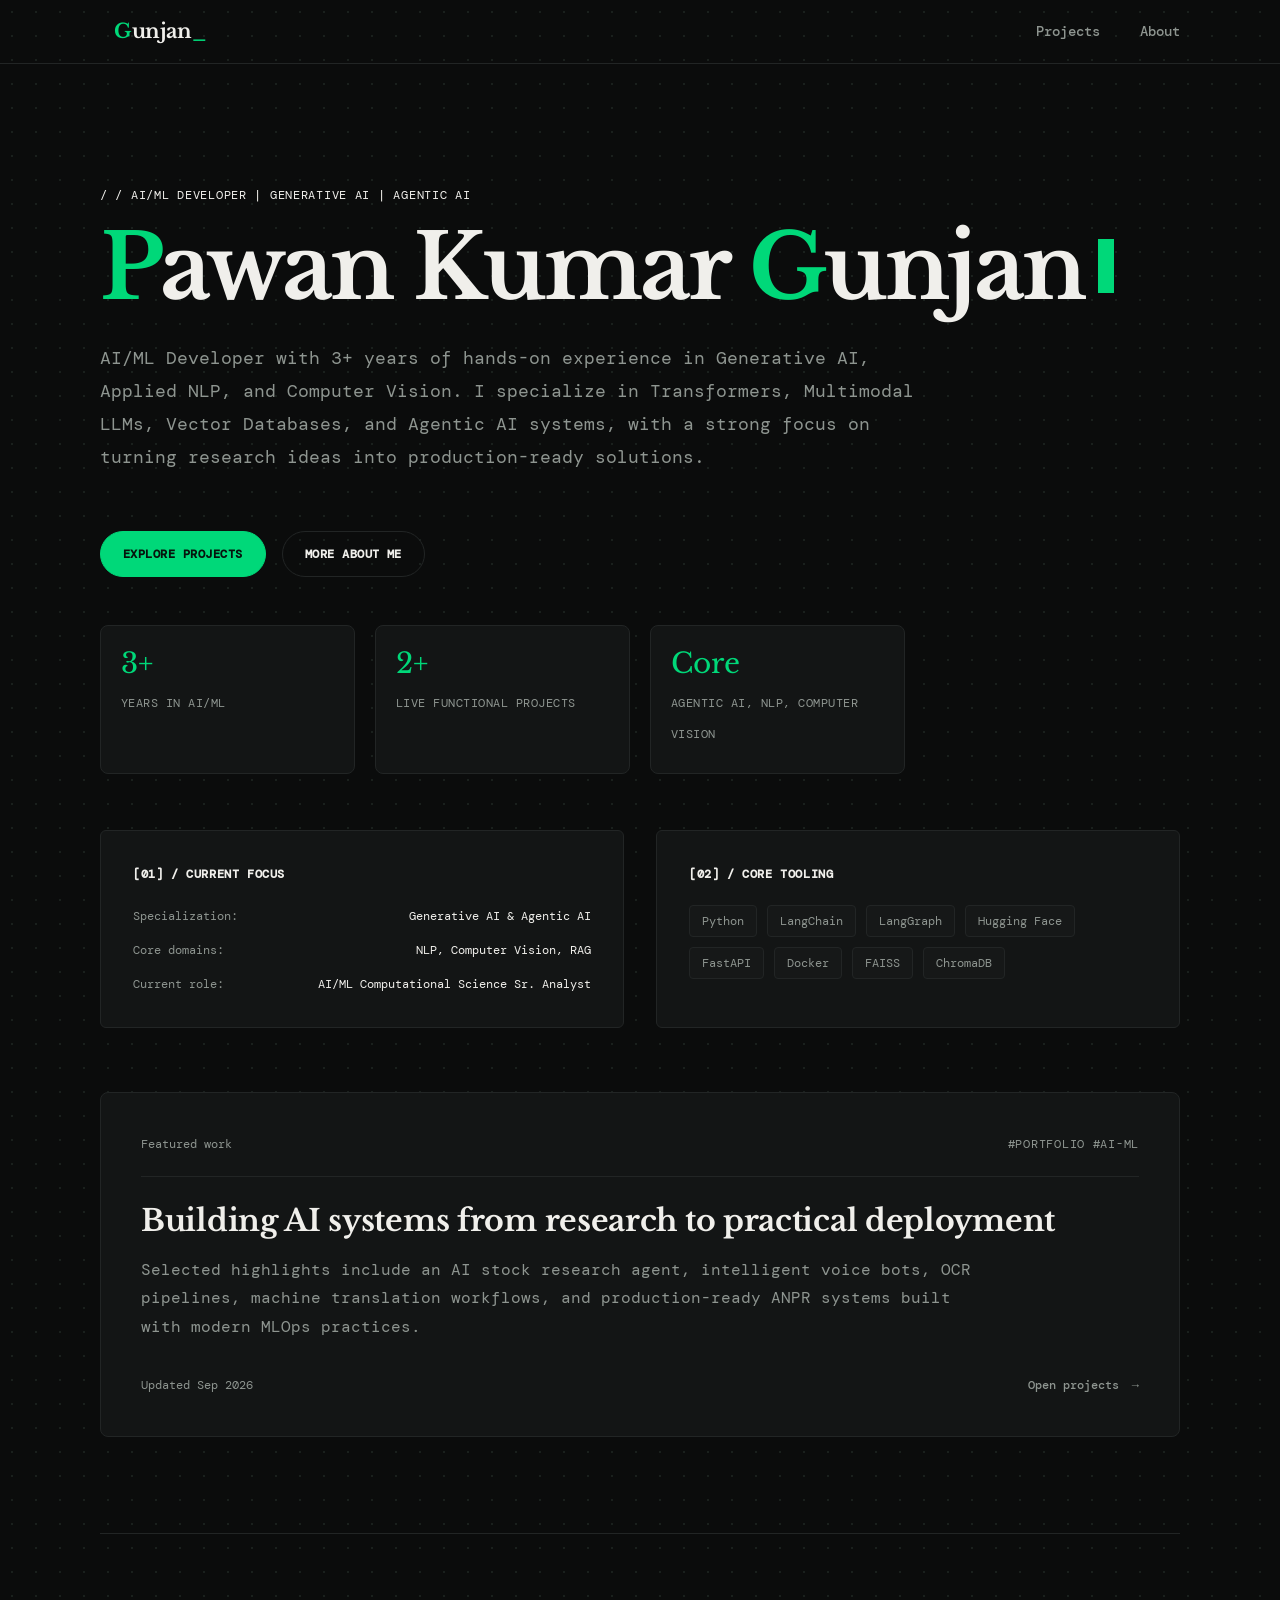
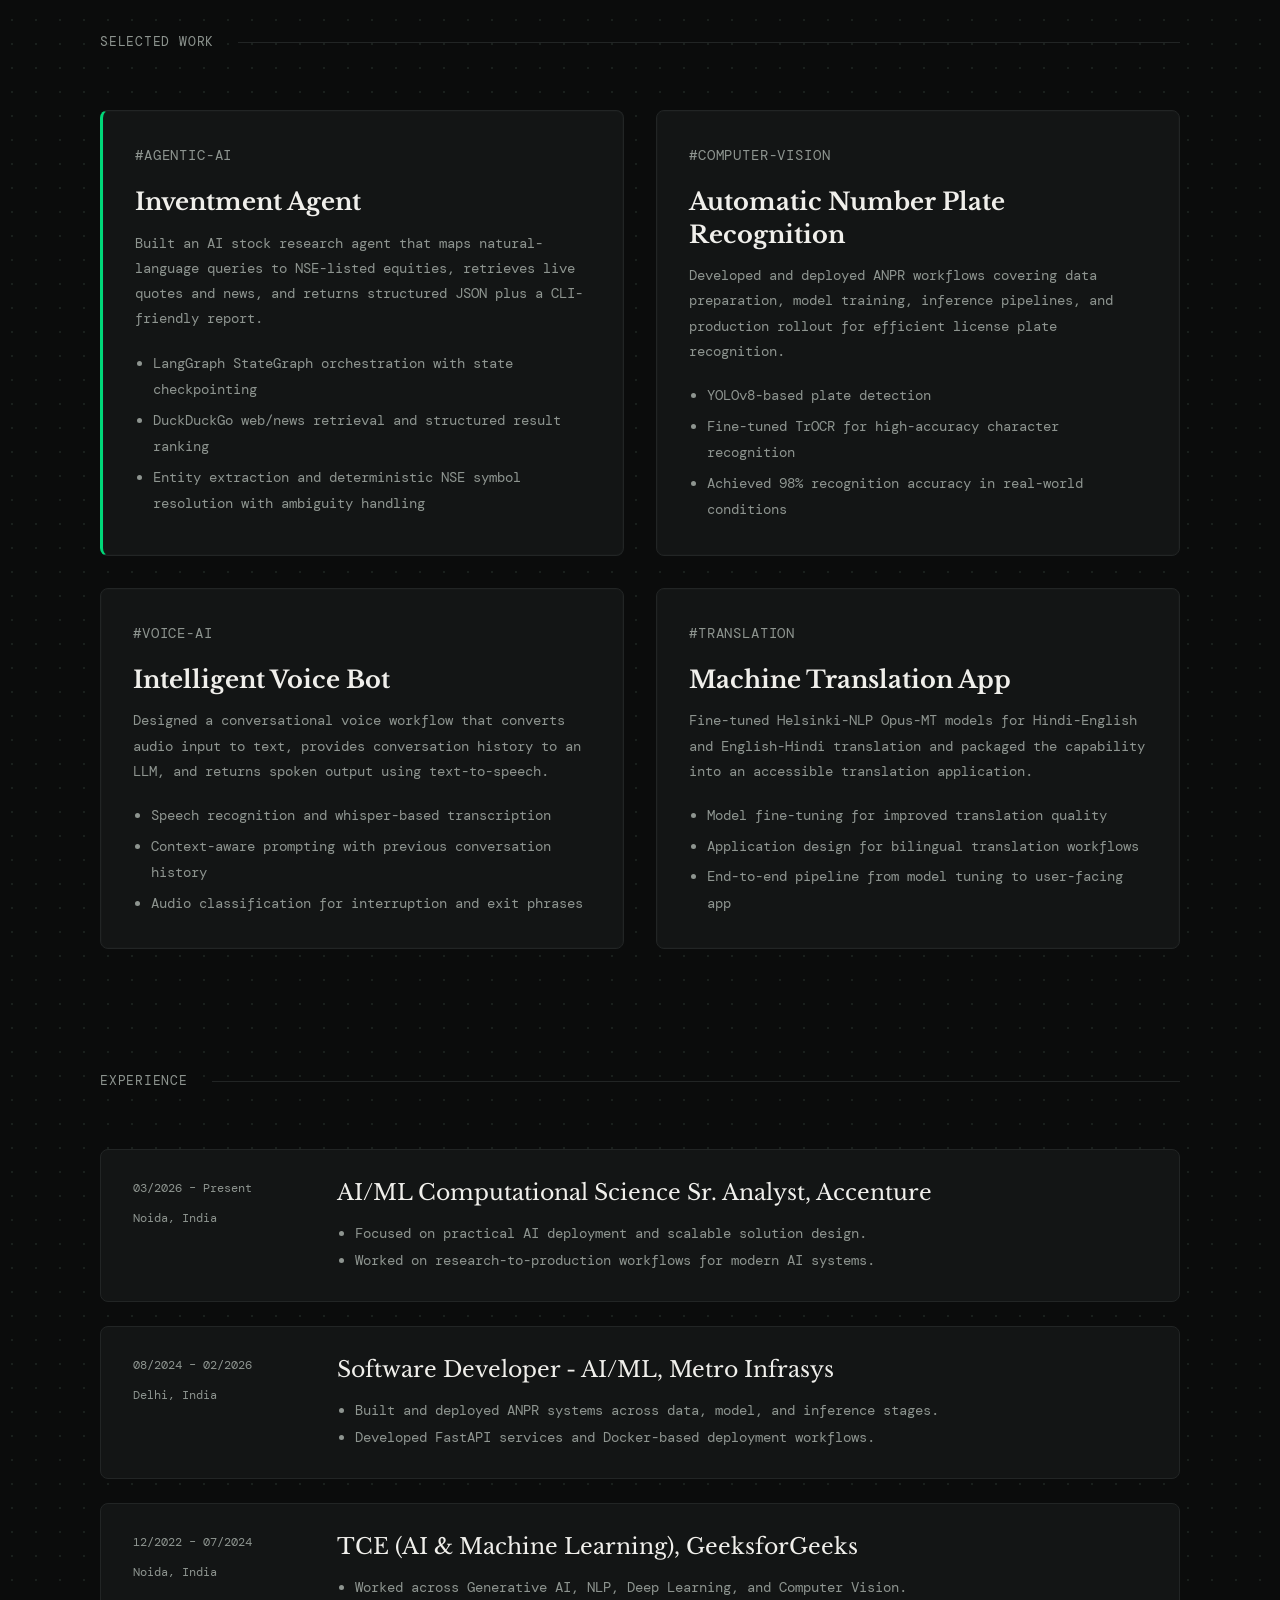
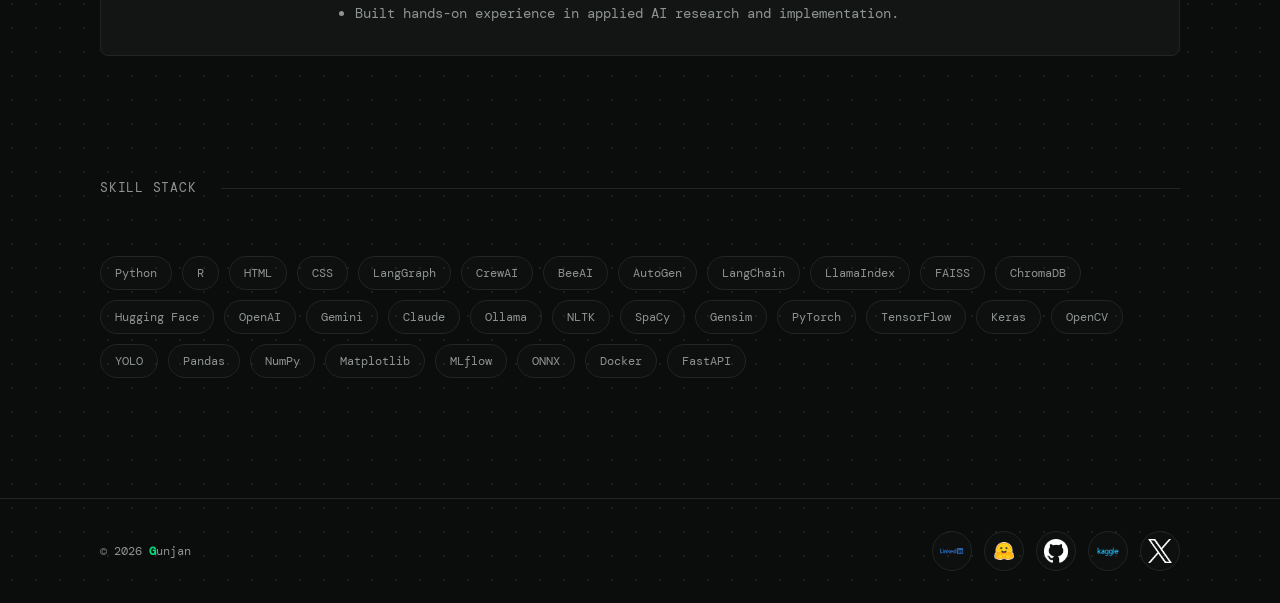
<file: index.html>
<!doctype html>
<html lang="en">
  <head>
    <meta charset="UTF-8" />
    <meta name="viewport" content="width=device-width, initial-scale=1.0" />
    <meta name="description" content="Pawan Kumar Gunjan — AI/ML Developer, Generative AI, Agentic AI, NLP, and Computer Vision specialist." />
    <title>Pawan Kumar Gunjan — AI/ML Developer</title>
    <link rel="preconnect" href="https://fonts.googleapis.com" />
    <link rel="preconnect" href="https://fonts.gstatic.com" crossorigin />
    <link href="https://fonts.googleapis.com/css2?family=DM+Mono:wght@400;500&family=Libre+Baskerville:wght@400;700&display=swap" rel="stylesheet" />
    <link rel="stylesheet" href="styles.css" />
  </head>
  <body>
    <header class="site-header">
      <a class="wordmark" href="index.html" aria-label="Gunjan home">
        <span class="logo-g">G</span>unjan<span>_</span>
      </a>
      <nav aria-label="Main navigation">
        <a href="blogs.html">Projects</a>
        <a href="about.html">About</a>
      </nav>
    </header>

    <main class="page-shell">
      <section class="hero" aria-labelledby="site-title">
        <div class="hero-inner">
          <p class="eyebrow">/ / ai/ml developer | generative ai | agentic ai</p>
          <h1 id="site-title"><span class="logo-g">P</span>awan Kumar <span class="logo-g">G</span>unjan<span class="cursor" aria-hidden="true"></span></h1>
          <p class="intro">AI/ML Developer with 3+ years of hands-on experience in Generative AI, Applied NLP, and Computer Vision. I specialize in Transformers, Multimodal LLMs, Vector Databases, and Agentic AI systems, with a strong focus on turning research ideas into production-ready solutions.</p>

          <div class="action-row">
            <a class="primary-action" href="blogs.html">Explore Projects</a>
            <a class="secondary-action" href="about.html">More About Me</a>
          </div>

          <div class="stat-grid">
            <div class="stat-card">
              <span class="stat-digit">3+</span>
              <span class="stat-label">Years in AI/ML</span>
            </div>
            <div class="stat-card">
              <span class="stat-digit">2+</span>
              <span class="stat-label">Live functional projects</span>
            </div>
            <div class="stat-card">
              <span class="stat-digit">Core</span>
              <span class="stat-label">Agentic AI, NLP, Computer Vision</span>
            </div>
          </div>

          <div class="dashboard-grid">
            <div class="dashboard-card">
              <h3>[01] / Current focus</h3>
              <div class="sys-metric"><span>Specialization:</span> <span>Generative AI &amp; Agentic AI</span></div>
              <div class="sys-metric"><span>Core domains:</span> <span>NLP, Computer Vision, RAG</span></div>
              <div class="sys-metric"><span>Current role:</span> <span>AI/ML Computational Science Sr. Analyst</span></div>
            </div>
            <div class="dashboard-card">
              <h3>[02] / Core tooling</h3>
              <ul class="tech-stack-list">
                <li>Python</li>
                <li>LangChain</li>
                <li>LangGraph</li>
                <li>Hugging Face</li>
                <li>FastAPI</li>
                <li>Docker</li>
                <li>FAISS</li>
                <li>ChromaDB</li>
              </ul>
            </div>
          </div>

          <a class="featured-post" href="blogs.html">
            <div class="post-topline">
              <span>Featured work</span>
              <span class="tag">#portfolio #ai-ml</span>
            </div>
            <h2>Building AI systems from research to practical deployment</h2>
            <p>Selected highlights include an AI stock research agent, intelligent voice bots, OCR pipelines, machine translation workflows, and production-ready ANPR systems built with modern MLOps practices.</p>
            <div class="post-meta">
              <span>Updated Sep 2026</span>
              <span class="read-link">Open projects <span>→</span></span>
            </div>
          </a>
        </div>
      </section>

      <section class="posts" aria-labelledby="recent-title">
        <div class="section-heading">
          <h2 id="recent-title">Selected work</h2>
          <span></span>
        </div>

        <div class="spotlight-grid">
          <article class="project-card accent">
            <p class="tag">#agentic-ai</p>
            <h3>Inventment Agent</h3>
            <p>Built an AI stock research agent that maps natural-language queries to NSE-listed equities, retrieves live quotes and news, and returns structured JSON plus a CLI-friendly report.</p>
            <ul>
              <li>LangGraph StateGraph orchestration with state checkpointing</li>
              <li>DuckDuckGo web/news retrieval and structured result ranking</li>
              <li>Entity extraction and deterministic NSE symbol resolution with ambiguity handling</li>
            </ul>
          </article>

          <article class="project-card">
            <p class="tag">#computer-vision</p>
            <h3>Automatic Number Plate Recognition</h3>
            <p>Developed and deployed ANPR workflows covering data preparation, model training, inference pipelines, and production rollout for efficient license plate recognition.</p>
            <ul>
              <li>YOLOv8-based plate detection</li>
              <li>Fine-tuned TrOCR for high-accuracy character recognition</li>
              <li>Achieved 98% recognition accuracy in real-world conditions</li>
            </ul>
          </article>

          <article class="project-card">
            <p class="tag">#voice-ai</p>
            <h3>Intelligent Voice Bot</h3>
            <p>Designed a conversational voice workflow that converts audio input to text, provides conversation history to an LLM, and returns spoken output using text-to-speech.</p>
            <ul>
              <li>Speech recognition and whisper-based transcription</li>
              <li>Context-aware prompting with previous conversation history</li>
              <li>Audio classification for interruption and exit phrases</li>
            </ul>
          </article>

          <article class="project-card">
            <p class="tag">#translation</p>
            <h3>Machine Translation App</h3>
            <p>Fine-tuned Helsinki-NLP Opus-MT models for Hindi-English and English-Hindi translation and packaged the capability into an accessible translation application.</p>
            <ul>
              <li>Model fine-tuning for improved translation quality</li>
              <li>Application design for bilingual translation workflows</li>
              <li>End-to-end pipeline from model tuning to user-facing app</li>
            </ul>
          </article>
        </div>
      </section>

      <section class="experience-section" aria-labelledby="experience-title">
        <div class="section-heading">
          <h2 id="experience-title">Experience</h2>
          <span></span>
        </div>

        <div class="timeline">
          <article class="timeline-item">
            <div class="timeline-side">
              <p class="timeline-date">03/2026 – Present</p>
              <p class="timeline-location">Noida, India</p>
            </div>
            <div class="timeline-content">
              <p class="timeline-role">AI/ML Computational Science Sr. Analyst, Accenture</p>
              <ul>
                <li>Focused on practical AI deployment and scalable solution design.</li>
                <li>Worked on research-to-production workflows for modern AI systems.</li>
              </ul>
            </div>
          </article>

          <article class="timeline-item">
            <div class="timeline-side">
              <p class="timeline-date">08/2024 – 02/2026</p>
              <p class="timeline-location">Delhi, India</p>
            </div>
            <div class="timeline-content">
              <p class="timeline-role">Software Developer - AI/ML, Metro Infrasys</p>
              <ul>
                <li>Built and deployed ANPR systems across data, model, and inference stages.</li>
                <li>Developed FastAPI services and Docker-based deployment workflows.</li>
              </ul>
            </div>
          </article>

          <article class="timeline-item">
            <div class="timeline-side">
              <p class="timeline-date">12/2022 – 07/2024</p>
              <p class="timeline-location">Noida, India</p>
            </div>
            <div class="timeline-content">
              <p class="timeline-role">TCE (AI &amp; Machine Learning), GeeksforGeeks</p>
              <ul>
                <li>Worked across Generative AI, NLP, Deep Learning, and Computer Vision.</li>
                <li>Built hands-on experience in applied AI research and implementation.</li>
              </ul>
            </div>
          </article>
        </div>
      </section>

      <section class="skills-section" aria-labelledby="skills-title">
        <div class="section-heading">
          <h2 id="skills-title">Skill stack</h2>
          <span></span>
        </div>

        <div class="skills-list">
          <span>Python</span>
          <span>R</span>
          <span>HTML</span>
          <span>CSS</span>
          <span>LangGraph</span>
          <span>CrewAI</span>
          <span>BeeAI</span>
          <span>AutoGen</span>
          <span>LangChain</span>
          <span>LlamaIndex</span>
          <span>FAISS</span>
          <span>ChromaDB</span>
          <span>Hugging Face</span>
          <span>OpenAI</span>
          <span>Gemini</span>
          <span>Claude</span>
          <span>Ollama</span>
          <span>NLTK</span>
          <span>SpaCy</span>
          <span>Gensim</span>
          <span>PyTorch</span>
          <span>TensorFlow</span>
          <span>Keras</span>
          <span>OpenCV</span>
          <span>YOLO</span>
          <span>Pandas</span>
          <span>NumPy</span>
          <span>Matplotlib</span>
          <span>MLflow</span>
          <span>ONNX</span>
          <span>Docker</span>
          <span>FastAPI</span>
        </div>
      </section>
    </main>

    <footer class="site-footer">
      <span>© 2026 <span class="logo-g">G</span>unjan</span>
      <div class="site-footer-links" aria-label="Social links">
        <a class="social-link site-footer-link" href="https://www.linkedin.com/in/pawankrgunjan/" target="_blank" rel="noopener" aria-label="LinkedIn">
          <img class="social-logo" src="image/logo/LI-Logo.png" alt="LinkedIn logo" />
        </a>
        <a class="social-link site-footer-link" href="https://huggingface.co/PawanKrGunjan" target="_blank" rel="noopener" aria-label="Hugging Face">
          <img class="social-logo" src="image/logo/huggingface/hf-logo.png" alt="Hugging Face logo" />
        </a>
        <a class="social-link site-footer-link" href="https://github.com/PawanKrGunjan" target="_blank" rel="noopener" aria-label="GitHub">
          <img class="social-logo" src="image/logo/GitHub_Logos/PNG/GitHub_Invertocat_White.png" alt="GitHub logo" />
        </a>
        <a class="social-link site-footer-link" href="https://www.kaggle.com/pawankumargunjan" target="_blank" rel="noopener" aria-label="Kaggle">
          <img class="social-logo" src="image/logo/kaggle/kaggle-logo-transparent-300.png" alt="Kaggle logo" />
        </a>
        <a class="social-link site-footer-link" href="https://x.com/" target="_blank" rel="noopener" aria-label="Twitter">
          <img class="social-logo" src="image/logo/x/logo-white.png" alt="Twitter logo" />
        </a>
      </div>
    </footer>
  </body>
</html>
</file>
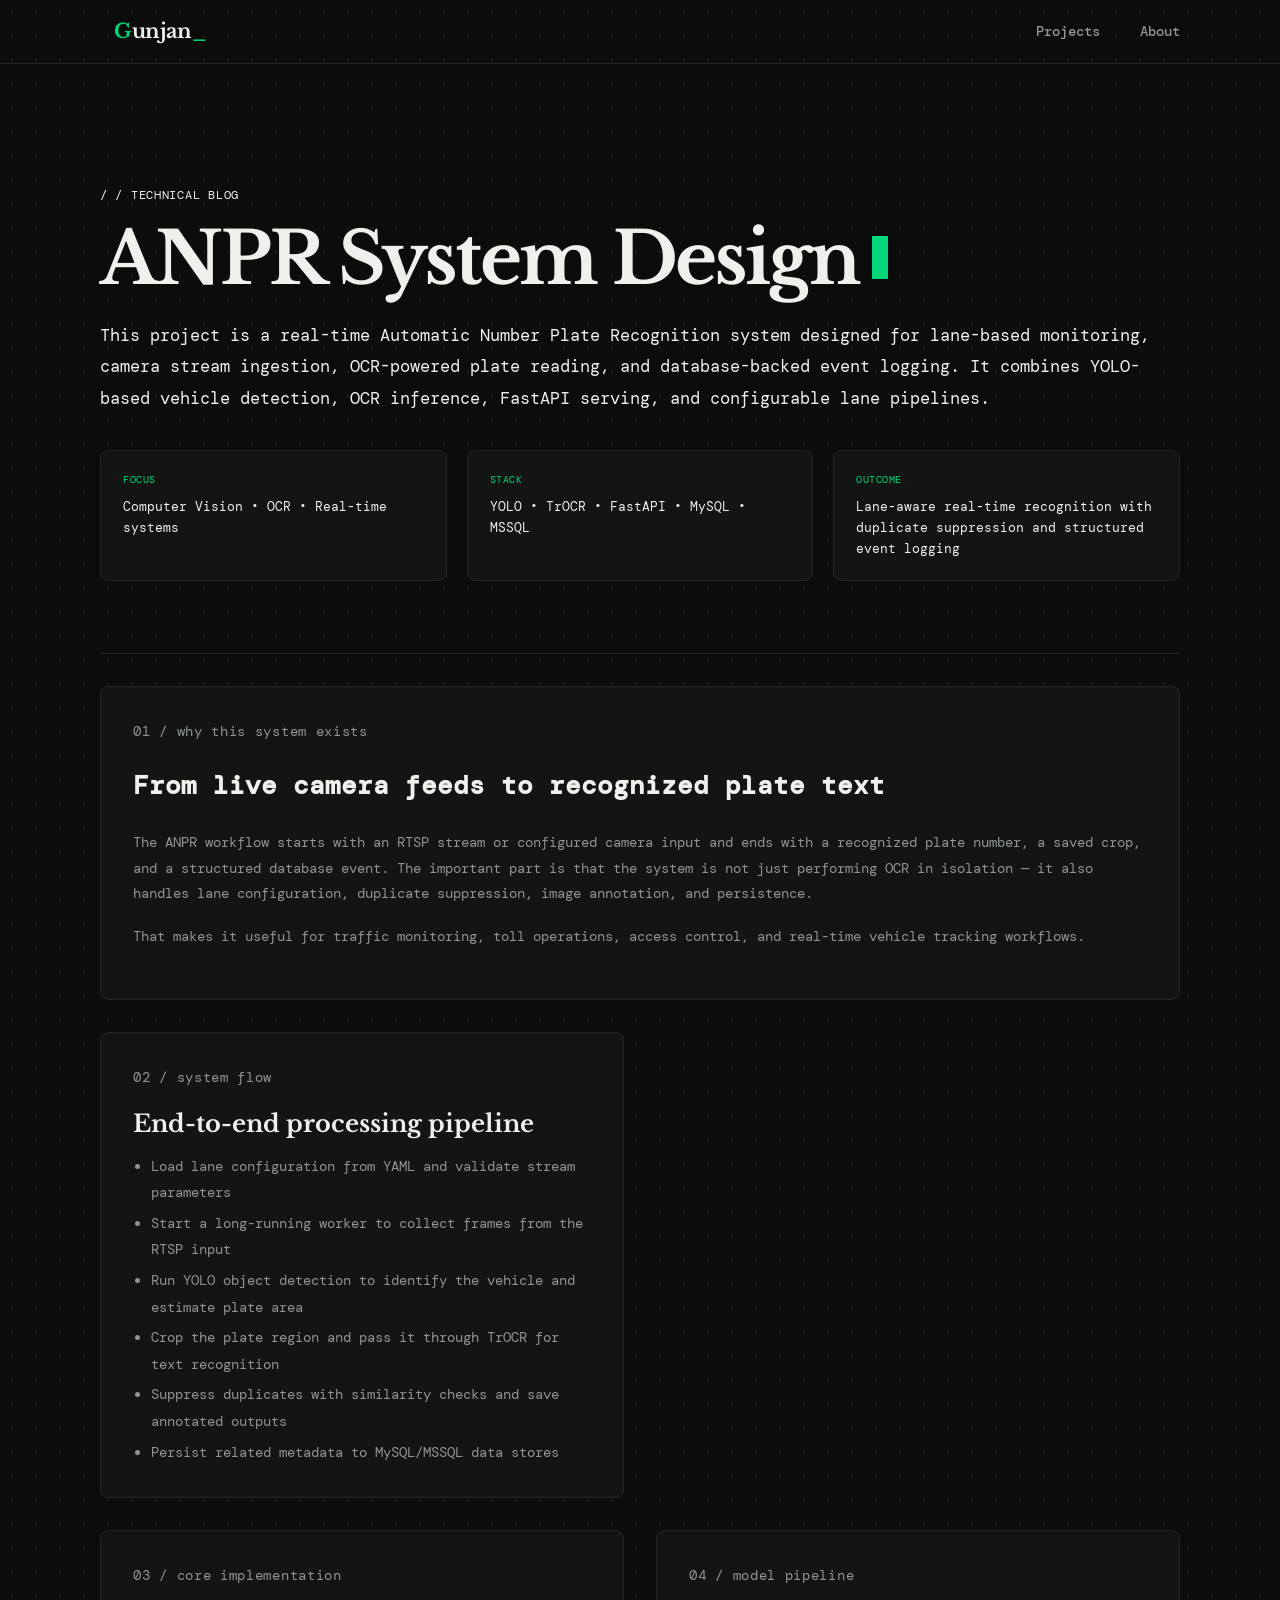
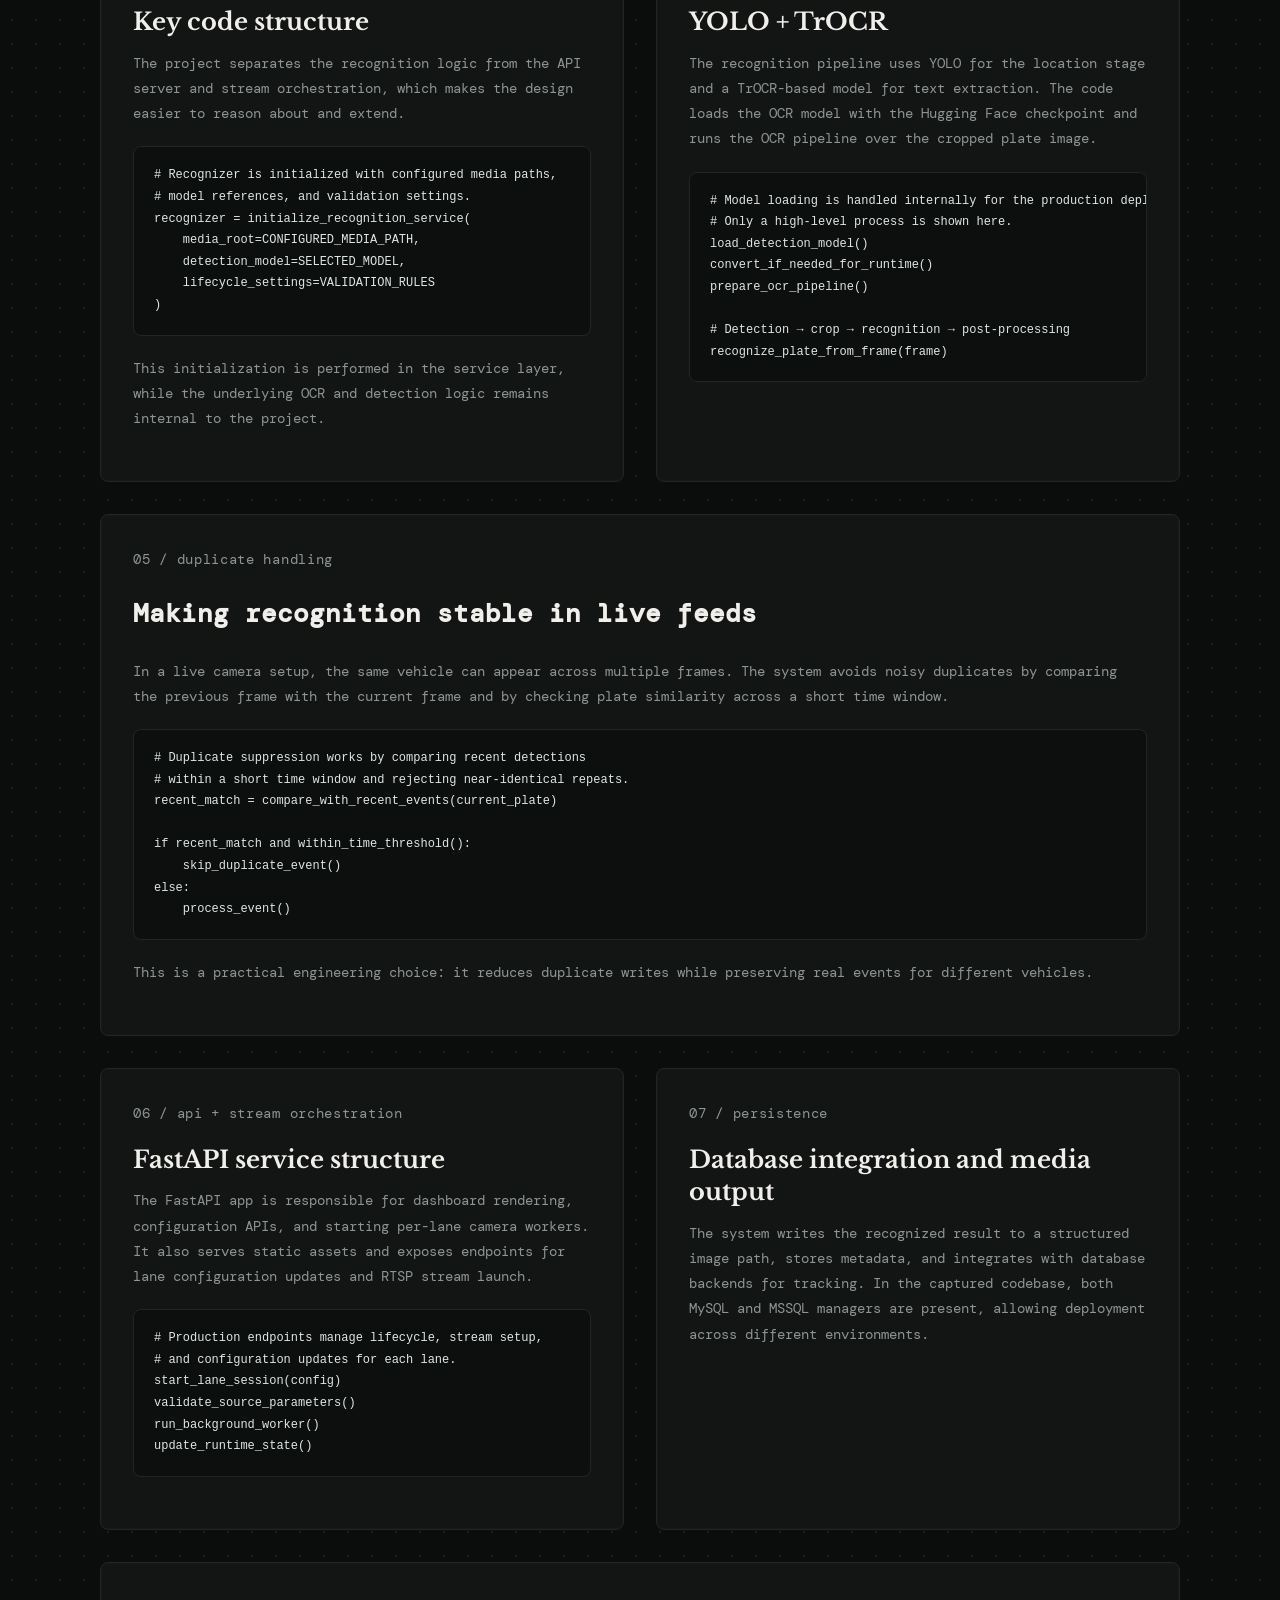
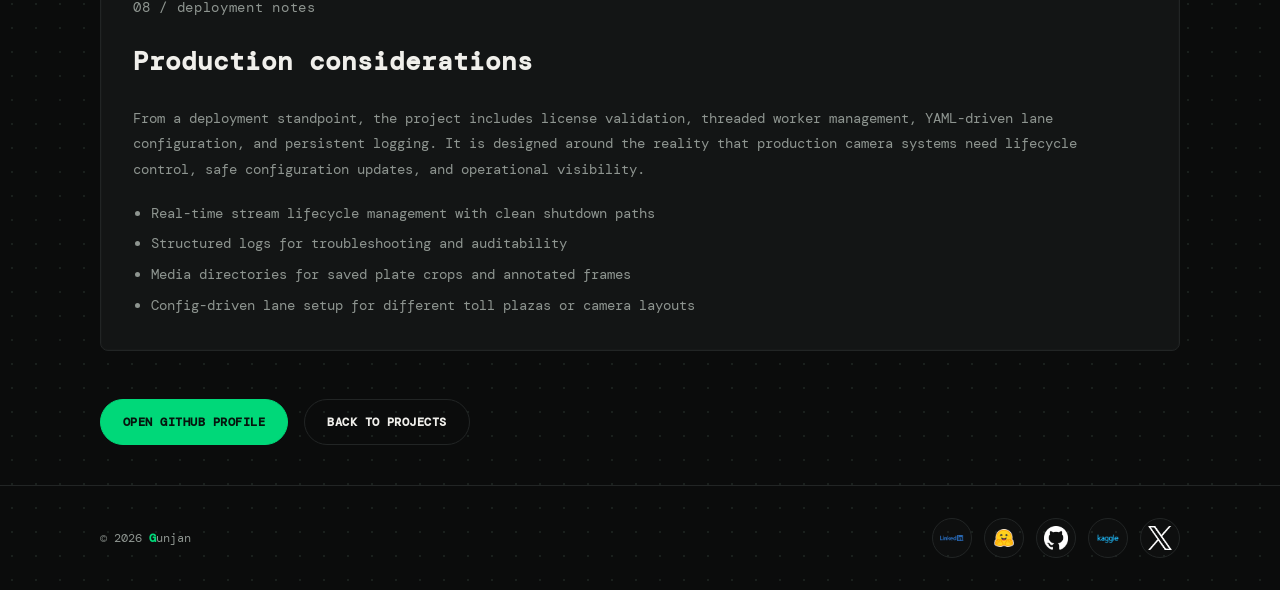
<file: anpr.html>
<!doctype html>
<html lang="en">
  <head>
    <meta charset="UTF-8" />
    <meta name="viewport" content="width=device-width, initial-scale=1.0" />
    <meta name="description" content="ANPR project by Pawan Kumar Gunjan — a technical blog on Automatic Number Plate Recognition, YOLO detection, TrOCR, FastAPI, and real-time camera processing." />
    <title>ANPR System Design — Pawan Kumar Gunjan</title>
    <link rel="preconnect" href="https://fonts.googleapis.com" />
    <link rel="preconnect" href="https://fonts.gstatic.com" crossorigin />
    <link href="https://fonts.googleapis.com/css2?family=DM+Mono:wght@400;500&family=Libre+Baskerville:wght@400;700&display=swap" rel="stylesheet" />
    <link rel="stylesheet" href="styles.css" />
  </head>
  <body>
    <header class="site-header">
      <a class="wordmark" href="index.html" aria-label="Gunjan home">
        <span class="logo-g">G</span>unjan<span>_</span>
      </a>
      <nav aria-label="Main navigation">
        <a href="blogs.html">Projects</a>
        <a href="about.html">About</a>
      </nav>
    </header>

    <main class="page-shell project-page">
      <section class="page-intro" aria-labelledby="project-title">
        <p class="eyebrow">/ / technical blog</p>
        <h1 id="project-title">ANPR System Design<span class="cursor" aria-hidden="true"></span></h1>
        <p>This project is a real-time Automatic Number Plate Recognition system designed for lane-based monitoring, camera stream ingestion, OCR-powered plate reading, and database-backed event logging. It combines YOLO-based vehicle detection, OCR inference, FastAPI serving, and configurable lane pipelines.</p>

        <div class="project-meta">
          <div class="meta-item">
            <span class="meta-label">Focus</span>
            <span>Computer Vision • OCR • Real-time systems</span>
          </div>
          <div class="meta-item">
            <span class="meta-label">Stack</span>
            <span>YOLO • TrOCR • FastAPI • MySQL • MSSQL</span>
          </div>
          <div class="meta-item">
            <span class="meta-label">Outcome</span>
            <span>Lane-aware real-time recognition with duplicate suppression and structured event logging</span>
          </div>
        </div>
      </section>

      <section class="project-layout">
        <article class="project-card project-main">
          <p class="section-label">01 / why this system exists</p>
          <h2>From live camera feeds to recognized plate text</h2>
          <p>The ANPR workflow starts with an RTSP stream or configured camera input and ends with a recognized plate number, a saved crop, and a structured database event. The important part is that the system is not just performing OCR in isolation — it also handles lane configuration, duplicate suppression, image annotation, and persistence.</p>
          <p>That makes it useful for traffic monitoring, toll operations, access control, and real-time vehicle tracking workflows.</p>
        </article>

        <article class="project-card">
          <p class="section-label">02 / system flow</p>
          <h3>End-to-end processing pipeline</h3>
          <ul>
            <li>Load lane configuration from YAML and validate stream parameters</li>
            <li>Start a long-running worker to collect frames from the RTSP input</li>
            <li>Run YOLO object detection to identify the vehicle and estimate plate area</li>
            <li>Crop the plate region and pass it through TrOCR for text recognition</li>
            <li>Suppress duplicates with similarity checks and save annotated outputs</li>
            <li>Persist related metadata to MySQL/MSSQL data stores</li>
          </ul>
        </article>
      </section>

      <section class="project-grid">
        <article class="project-card">
          <p class="section-label">03 / core implementation</p>
          <h3>Key code structure</h3>
          <p>The project separates the recognition logic from the API server and stream orchestration, which makes the design easier to reason about and extend.</p>
          <pre class="code-block"><code># Recognizer is initialized with configured media paths,
# model references, and validation settings.
recognizer = initialize_recognition_service(
    media_root=CONFIGURED_MEDIA_PATH,
    detection_model=SELECTED_MODEL,
    lifecycle_settings=VALIDATION_RULES
)
</code></pre>
          <p>This initialization is performed in the service layer, while the underlying OCR and detection logic remains internal to the project.</p>
        </article>

        <article class="project-card">
          <p class="section-label">04 / model pipeline</p>
          <h3>YOLO + TrOCR</h3>
          <p>The recognition pipeline uses YOLO for the location stage and a TrOCR-based model for text extraction. The code loads the OCR model with the Hugging Face checkpoint and runs the OCR pipeline over the cropped plate image.</p>
          <pre class="code-block"><code># Model loading is handled internally for the production deployment.
# Only a high-level process is shown here.
load_detection_model()
convert_if_needed_for_runtime()
prepare_ocr_pipeline()

# Detection → crop → recognition → post-processing
recognize_plate_from_frame(frame)</code></pre>
        </article>
      </section>

      <section class="project-grid">
        <article class="project-card project-main">
          <p class="section-label">05 / duplicate handling</p>
          <h2>Making recognition stable in live feeds</h2>
          <p>In a live camera setup, the same vehicle can appear across multiple frames. The system avoids noisy duplicates by comparing the previous frame with the current frame and by checking plate similarity across a short time window.</p>
          <pre class="code-block"><code># Duplicate suppression works by comparing recent detections
# within a short time window and rejecting near-identical repeats.
recent_match = compare_with_recent_events(current_plate)

if recent_match and within_time_threshold():
    skip_duplicate_event()
else:
    process_event()
</code></pre>
          <p>This is a practical engineering choice: it reduces duplicate writes while preserving real events for different vehicles.</p>
        </article>
      </section>

      <section class="project-grid">
        <article class="project-card">
          <p class="section-label">06 / api + stream orchestration</p>
          <h3>FastAPI service structure</h3>
          <p>The FastAPI app is responsible for dashboard rendering, configuration APIs, and starting per-lane camera workers. It also serves static assets and exposes endpoints for lane configuration updates and RTSP stream launch.</p>
          <pre class="code-block"><code># Production endpoints manage lifecycle, stream setup,
# and configuration updates for each lane.
start_lane_session(config)
validate_source_parameters()
run_background_worker()
update_runtime_state()
</code></pre>
        </article>

        <article class="project-card">
          <p class="section-label">07 / persistence</p>
          <h3>Database integration and media output</h3>
          <p>The system writes the recognized result to a structured image path, stores metadata, and integrates with database backends for tracking. In the captured codebase, both MySQL and MSSQL managers are present, allowing deployment across different environments.</p>
        </article>
      </section>

      <section class="project-grid">
        <article class="project-card project-main">
          <p class="section-label">08 / deployment notes</p>
          <h2>Production considerations</h2>
          <p>From a deployment standpoint, the project includes license validation, threaded worker management, YAML-driven lane configuration, and persistent logging. It is designed around the reality that production camera systems need lifecycle control, safe configuration updates, and operational visibility.</p>
          <ul>
            <li>Real-time stream lifecycle management with clean shutdown paths</li>
            <li>Structured logs for troubleshooting and auditability</li>
            <li>Media directories for saved plate crops and annotated frames</li>
            <li>Config-driven lane setup for different toll plazas or camera layouts</li>
          </ul>
        </article>
      </section>

      <div class="project-cta">
        <a class="primary-action" href="https://github.com/PawanKrGunjan" target="_blank" rel="noopener">Open GitHub Profile</a>
        <a class="secondary-action" href="blogs.html">Back to projects</a>
      </div>
    </main>

    <footer class="site-footer">
      <span>© 2026 <span class="logo-g">G</span>unjan</span>
      <div class="site-footer-links" aria-label="Social links">
        <a class="social-link site-footer-link" href="https://www.linkedin.com/in/pawankrgunjan/" target="_blank" rel="noopener" aria-label="LinkedIn">
          <img class="social-logo" src="image/logo/LI-Logo.png" alt="LinkedIn logo" />
        </a>
        <a class="social-link site-footer-link" href="https://huggingface.co/PawanKrGunjan" target="_blank" rel="noopener" aria-label="Hugging Face">
          <img class="social-logo" src="image/logo/huggingface/hf-logo.png" alt="Hugging Face logo" />
        </a>
        <a class="social-link site-footer-link" href="https://github.com/PawanKrGunjan" target="_blank" rel="noopener" aria-label="GitHub">
          <img class="social-logo" src="image/logo/GitHub_Logos/PNG/GitHub_Invertocat_White.png" alt="GitHub logo" />
        </a>
        <a class="social-link site-footer-link" href="https://www.kaggle.com/pawankumargunjan" target="_blank" rel="noopener" aria-label="Kaggle">
          <img class="social-logo" src="image/logo/kaggle/kaggle-logo-transparent-300.png" alt="Kaggle logo" />
        </a>
        <a class="social-link site-footer-link" href="https://x.com/" target="_blank" rel="noopener" aria-label="Twitter">
          <img class="social-logo" src="image/logo/x/logo-white.png" alt="Twitter logo" />
        </a>
      </div>
    </footer>
  </body>
</html>
</file>
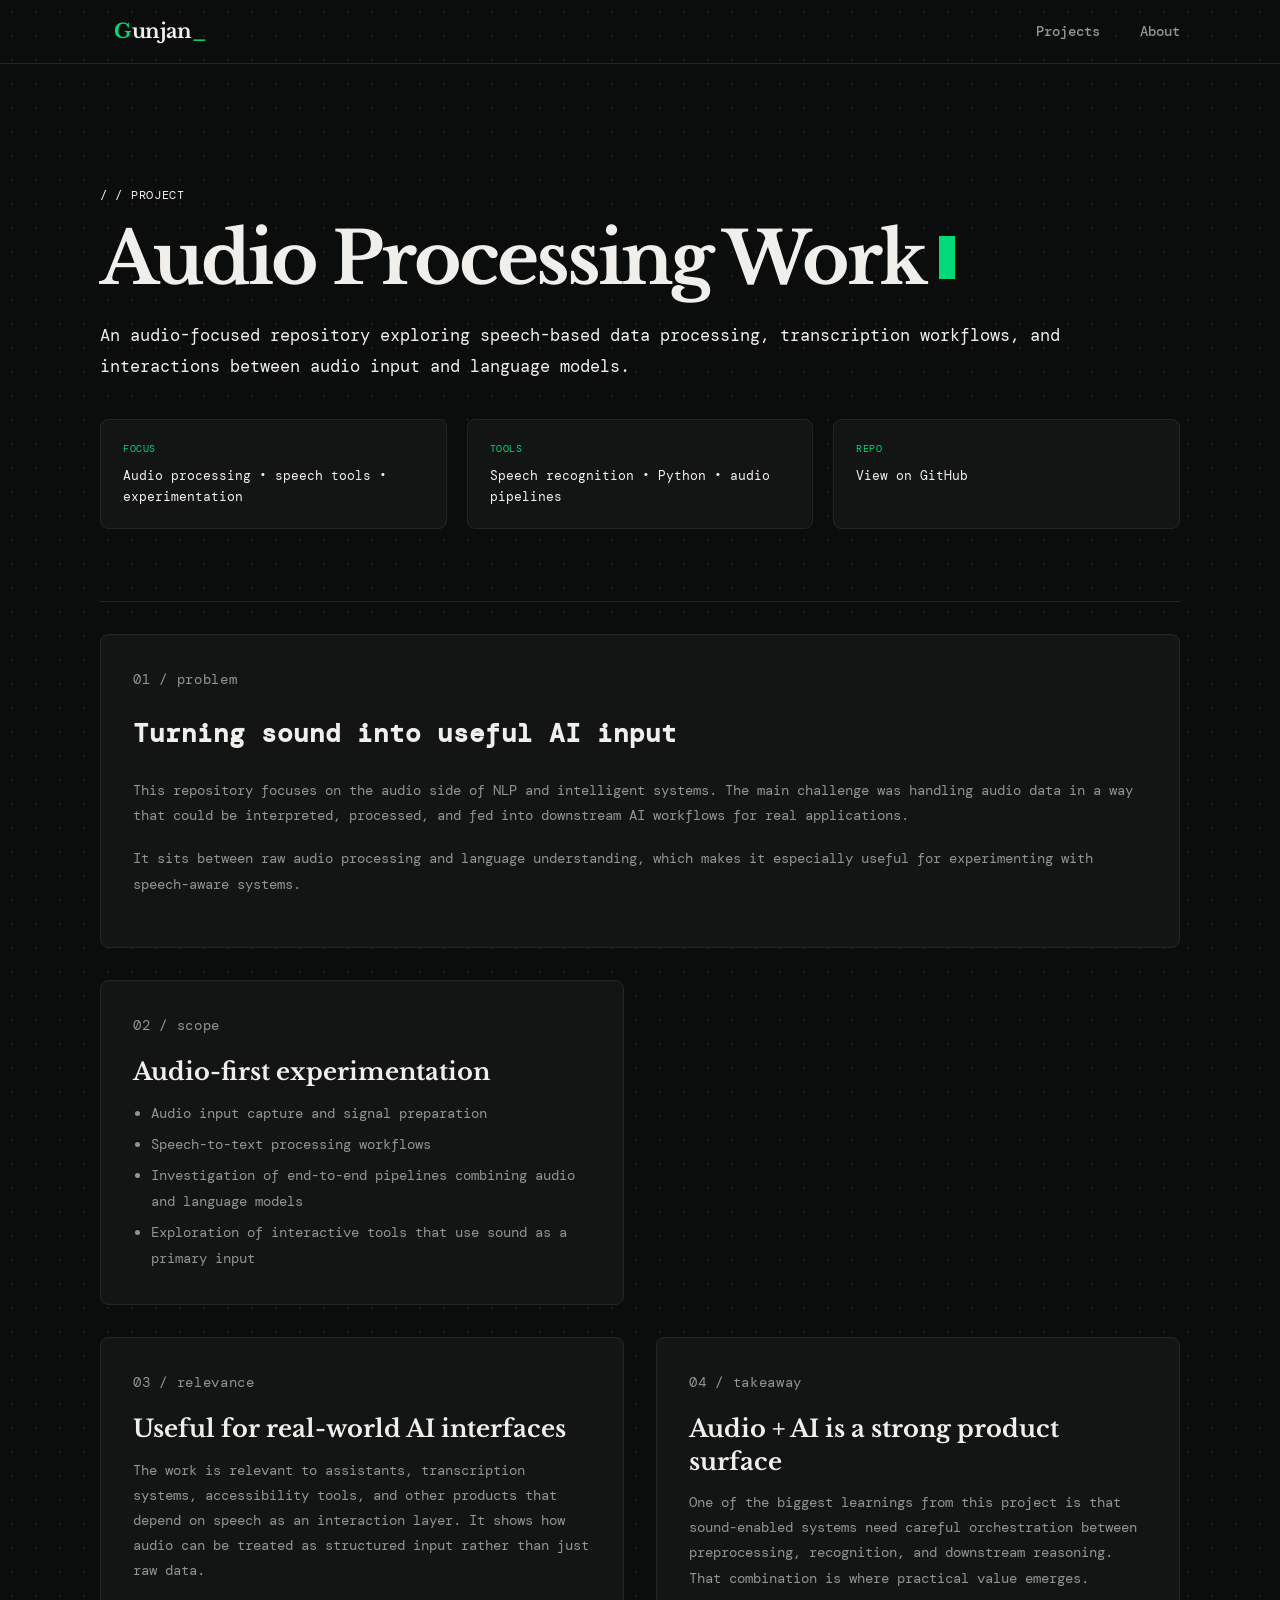
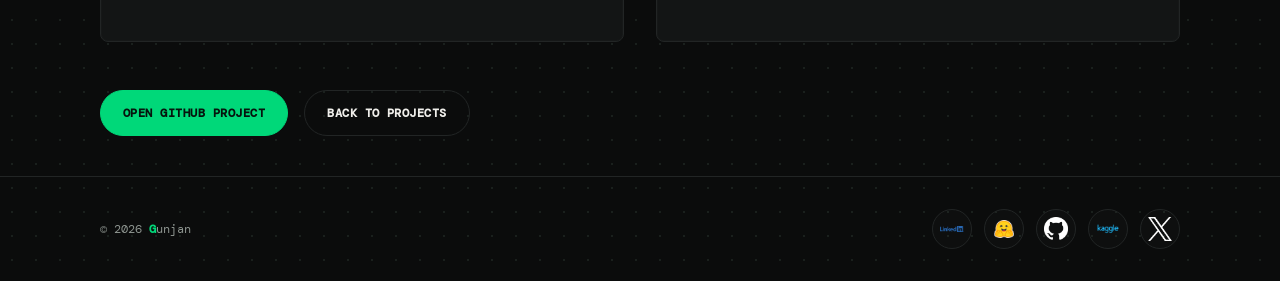
<file: audio.html>
<!doctype html>
<html lang="en">
  <head>
    <meta charset="UTF-8" />
    <meta name="viewport" content="width=device-width, initial-scale=1.0" />
    <meta name="description" content="Audio project by Pawan Kumar Gunjan — an audio-focused NLP and speech experimentation repository for transcription and intelligent audio processing." />
    <title>Audio Projects — Pawan Kumar Gunjan</title>
    <link rel="preconnect" href="https://fonts.googleapis.com" />
    <link rel="preconnect" href="https://fonts.gstatic.com" crossorigin />
    <link href="https://fonts.googleapis.com/css2?family=DM+Mono:wght@400;500&family=Libre+Baskerville:wght@400;700&display=swap" rel="stylesheet" />
    <link rel="stylesheet" href="styles.css" />
  </head>
  <body>
    <header class="site-header">
      <a class="wordmark" href="index.html" aria-label="Gunjan home">
        <span class="logo-g">G</span>unjan<span>_</span>
      </a>
      <nav aria-label="Main navigation">
        <a href="blogs.html">Projects</a>
        <a href="about.html">About</a>
      </nav>
    </header>

    <main class="page-shell project-page">
      <section class="page-intro" aria-labelledby="project-title">
        <p class="eyebrow">/ / project</p>
        <h1 id="project-title">Audio Processing Work<span class="cursor" aria-hidden="true"></span></h1>
        <p>An audio-focused repository exploring speech-based data processing, transcription workflows, and interactions between audio input and language models.</p>

        <div class="project-meta">
          <div class="meta-item">
            <span class="meta-label">Focus</span>
            <span>Audio processing • speech tools • experimentation</span>
          </div>
          <div class="meta-item">
            <span class="meta-label">Tools</span>
            <span>Speech recognition • Python • audio pipelines</span>
          </div>
          <div class="meta-item">
            <span class="meta-label">Repo</span>
            <a href="https://github.com/PawanKrGunjan/Natural-Language-Processing/tree/main/Audio" target="_blank" rel="noopener">View on GitHub</a>
          </div>
        </div>
      </section>

      <section class="project-layout">
        <article class="project-card project-main">
          <p class="section-label">01 / problem</p>
          <h2>Turning sound into useful AI input</h2>
          <p>This repository focuses on the audio side of NLP and intelligent systems. The main challenge was handling audio data in a way that could be interpreted, processed, and fed into downstream AI workflows for real applications.</p>
          <p>It sits between raw audio processing and language understanding, which makes it especially useful for experimenting with speech-aware systems.</p>
        </article>

        <article class="project-card">
          <p class="section-label">02 / scope</p>
          <h3>Audio-first experimentation</h3>
          <ul>
            <li>Audio input capture and signal preparation</li>
            <li>Speech-to-text processing workflows</li>
            <li>Investigation of end-to-end pipelines combining audio and language models</li>
            <li>Exploration of interactive tools that use sound as a primary input</li>
          </ul>
        </article>
      </section>

      <section class="project-grid">
        <article class="project-card">
          <p class="section-label">03 / relevance</p>
          <h3>Useful for real-world AI interfaces</h3>
          <p>The work is relevant to assistants, transcription systems, accessibility tools, and other products that depend on speech as an interaction layer. It shows how audio can be treated as structured input rather than just raw data.</p>
        </article>

        <article class="project-card">
          <p class="section-label">04 / takeaway</p>
          <h3>Audio + AI is a strong product surface</h3>
          <p>One of the biggest learnings from this project is that sound-enabled systems need careful orchestration between preprocessing, recognition, and downstream reasoning. That combination is where practical value emerges.</p>
        </article>
      </section>

      <div class="project-cta">
        <a class="primary-action" href="https://github.com/PawanKrGunjan/Natural-Language-Processing/tree/main/Audio" target="_blank" rel="noopener">Open GitHub Project</a>
        <a class="secondary-action" href="blogs.html">Back to projects</a>
      </div>
    </main>

    <footer class="site-footer">
      <span>© 2026 <span class="logo-g">G</span>unjan</span>
      <div class="site-footer-links" aria-label="Social links">
        <a class="social-link site-footer-link" href="https://www.linkedin.com/in/pawankrgunjan/" target="_blank" rel="noopener" aria-label="LinkedIn">
          <img class="social-logo" src="image/logo/LI-Logo.png" alt="LinkedIn logo" />
        </a>
        <a class="social-link site-footer-link" href="https://huggingface.co/PawanKrGunjan" target="_blank" rel="noopener" aria-label="Hugging Face">
          <img class="social-logo" src="image/logo/huggingface/hf-logo.png" alt="Hugging Face logo" />
        </a>
        <a class="social-link site-footer-link" href="https://github.com/PawanKrGunjan" target="_blank" rel="noopener" aria-label="GitHub">
          <img class="social-logo" src="image/logo/GitHub_Logos/PNG/GitHub_Invertocat_White.png" alt="GitHub logo" />
        </a>
        <a class="social-link site-footer-link" href="https://www.kaggle.com/pawankumargunjan" target="_blank" rel="noopener" aria-label="Kaggle">
          <img class="social-logo" src="image/logo/kaggle/kaggle-logo-transparent-300.png" alt="Kaggle logo" />
        </a>
        <a class="social-link site-footer-link" href="https://x.com/" target="_blank" rel="noopener" aria-label="Twitter">
          <img class="social-logo" src="image/logo/x/logo-white.png" alt="Twitter logo" />
        </a>
      </div>
    </footer>
  </body>
</html>
</file>
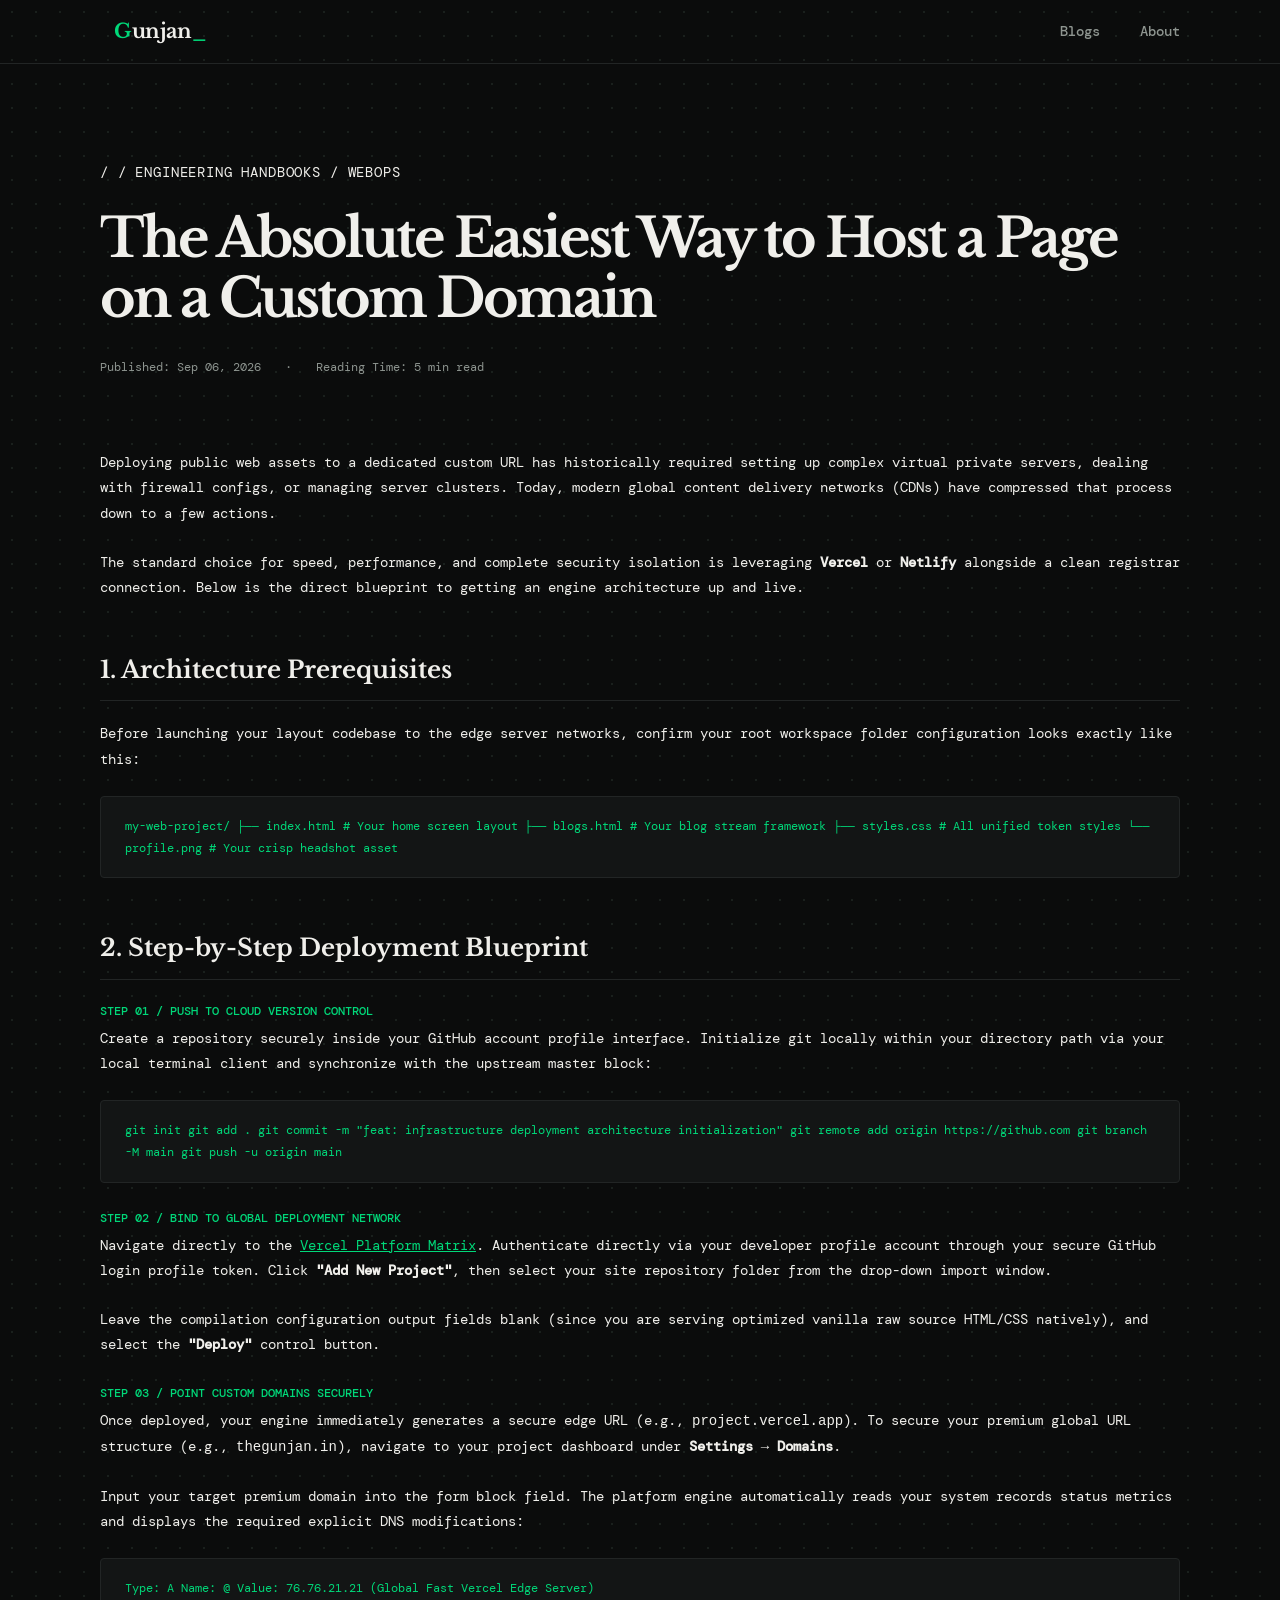
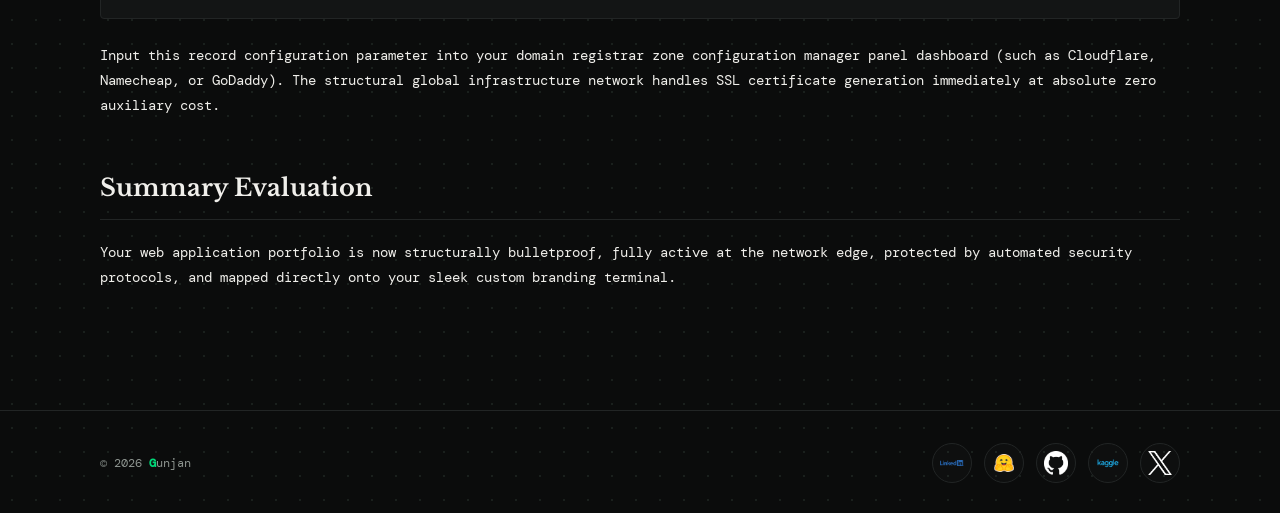
<file: easiest-way-to-host.html>
<!doctype html>
<html lang="en">
  <head>
    <meta charset="UTF-8" />
    <meta name="viewport" content="width=device-width, initial-scale=1.0" />
    <meta name="description" content="A structural step-by-step developer blueprint on deploying modern static sites cleanly to domain URLs." />
    <title>Guide: Easiest Hosting Framework — Gunjan</title>
    <link rel="preconnect" href="https://fonts.googleapis.com" />
    <link rel="preconnect" href="https://fonts.gstatic.com" crossorigin />
    <link href="https://fonts.googleapis.com/css2?family=DM+Mono:wght@400;500&family=Libre+Baskerville:wght@400;700&display=swap" rel="stylesheet" />
    <link rel="stylesheet" href="styles.css" />
    <style>
      /* Embedded Custom Document Layout Overrides */
      .article-content {
        padding: 40px 0 96px;
      }
      .article-content p {
        font-size: 14px;
        line-height: 1.8;
        color: var(--text);
        margin-bottom: 24px;
      }
      .article-content h2 {
        font-family: "Libre Baskerville", serif;
        font-size: 24px;
        margin: 48px 0 20px;
        border-bottom: 1px solid var(--line);
        padding-bottom: 8px;
      }
      .code-terminal-block {
        background: var(--surface);
        border: 1px solid var(--line);
        border-radius: 4px;
        padding: 18px 24px;
        font-family: "DM Mono", monospace;
        font-size: 12px;
        color: var(--green);
        overflow-x: auto;
        margin: 24px 0;
      }
      .step-marker {
        font-family: "DM Mono", monospace;
        color: var(--green);
        font-size: 12px;
        font-weight: 500;
        text-transform: uppercase;
        display: block;
        margin-bottom: 4px;
      }
    </style>
  </head>
  <body>
    <header class="site-header">
      <a class="wordmark" href="index.html" aria-label="Gunjan home">
        <span class="logo-g">G</span>unjan<span>_</span>
      </a>
      <nav aria-label="Main navigation">
        <a href="blogs.html">Blogs</a>
        <a href="about.html">About</a>
      </nav>
    </header>

    <main class="page-shell">
      <article class="article-content">
        <header class="page-intro" style="padding-top: 56px; border-bottom: none;">
          <p class="eyebrow">/ / engineering handbooks / webops</p>
          <h1 style="font-size: clamp(32px, 5vw, 54px); line-height: 1.1;">The Absolute Easiest Way to Host a Page on a Custom Domain</h1>
          <div class="post-meta" style="justify-content: flex-start; gap: 24px; margin-top: 16px;">
            <span>Published: Sep 06, 2026</span>
            <span>·</span>
            <span>Reading Time: 5 min read</span>
          </div>
        </header>

        <p>Deploying public web assets to a dedicated custom URL has historically required setting up complex virtual private servers, dealing with firewall configs, or managing server clusters. Today, modern global content delivery networks (CDNs) have compressed that process down to a few actions.</p>
        <p>The standard choice for speed, performance, and complete security isolation is leveraging <strong>Vercel</strong> or <strong>Netlify</strong> alongside a clean registrar connection. Below is the direct blueprint to getting an engine architecture up and live.</p>

        <h2>1. Architecture Prerequisites</h2>
        <p>Before launching your layout codebase to the edge server networks, confirm your root workspace folder configuration looks exactly like this:</p>
        
        <div class="code-terminal-block">
my-web-project/
├── index.html         # Your home screen layout
├── blogs.html         # Your blog stream framework
├── styles.css         # All unified token styles
└── profile.png        # Your crisp headshot asset</div>

        <h2>2. Step-by-Step Deployment Blueprint</h2>
        
        <span class="step-marker">Step 01 / Push to Cloud Version Control</span>
        <p>Create a repository securely inside your GitHub account profile interface. Initialize git locally within your directory path via your local terminal client and synchronize with the upstream master block:</p>
        <div class="code-terminal-block">
git init
git add .
git commit -m "feat: infrastructure deployment architecture initialization"
git remote add origin https://github.com
git branch -M main
git push -u origin main</div>

        <span class="step-marker">Step 02 / Bind to Global Deployment Network</span>
        <p>Navigate directly to the <a href="https://vercel.com" target="_blank" style="color: var(--green); text-decoration: underline;">Vercel Platform Matrix</a>. Authenticate directly via your developer profile account through your secure GitHub login profile token. Click <strong>"Add New Project"</strong>, then select your site repository folder from the drop-down import window.</p>
        <p>Leave the compilation configuration output fields blank (since you are serving optimized vanilla raw source HTML/CSS natively), and select the <strong>"Deploy"</strong> control button.</p>

        <span class="step-marker">Step 03 / Point Custom Domains Securely</span>
        <p>Once deployed, your engine immediately generates a secure edge URL (e.g., <code>project.vercel.app</code>). To secure your premium global URL structure (e.g., <code>thegunjan.in</code>), navigate to your project dashboard under <strong>Settings → Domains</strong>.</p>
        <p>Input your target premium domain into the form block field. The platform engine automatically reads your system records status metrics and displays the required explicit DNS modifications:</p>

        <div class="code-terminal-block">
Type:  A
Name:  @
Value: 76.76.21.21  (Global Fast Vercel Edge Server)</div>

        <p>Input this record configuration parameter into your domain registrar zone configuration manager panel dashboard (such as Cloudflare, Namecheap, or GoDaddy). The structural global infrastructure network handles SSL certificate generation immediately at absolute zero auxiliary cost.</p>

        <h2>Summary Evaluation</h2>
        <p>Your web application portfolio is now structurally bulletproof, fully active at the network edge, protected by automated security protocols, and mapped directly onto your sleek custom branding terminal.</p>
      </article>
    </main>

    <footer class="site-footer">
      <span>© 2026 <span class="logo-g">G</span>unjan</span>
      <div class="site-footer-links" aria-label="Social links">
        <a class="social-link site-footer-link" href="https://www.linkedin.com/in/pawankrgunjan/" target="_blank" rel="noopener" aria-label="LinkedIn">
          <img class="social-logo" src="image/logo/LI-Logo.png" alt="LinkedIn logo" />
        </a>
        <a class="social-link site-footer-link" href="https://huggingface.co/PawanKrGunjan" target="_blank" rel="noopener" aria-label="Hugging Face">
          <img class="social-logo" src="image/logo/huggingface/hf-logo.png" alt="Hugging Face logo" />
        </a>
        <a class="social-link site-footer-link" href="https://github.com/PawanKrGunjan" target="_blank" rel="noopener" aria-label="GitHub">
          <img class="social-logo" src="image/logo/GitHub_Logos/PNG/GitHub_Invertocat_White.png" alt="GitHub logo" />
        </a>
        <a class="social-link site-footer-link" href="https://www.kaggle.com/pawankumargunjan" target="_blank" rel="noopener" aria-label="Kaggle">
          <img class="social-logo" src="image/logo/kaggle/kaggle-logo-transparent-300.png" alt="Kaggle logo" />
        </a>
        <a class="social-link site-footer-link" href="https://x.com/" target="_blank" rel="noopener" aria-label="Twitter">
          <img class="social-logo" src="image/logo/x/logo-white.png" alt="Twitter logo" />
        </a>
      </div>
    </footer>
  </body>
</html>
</file>
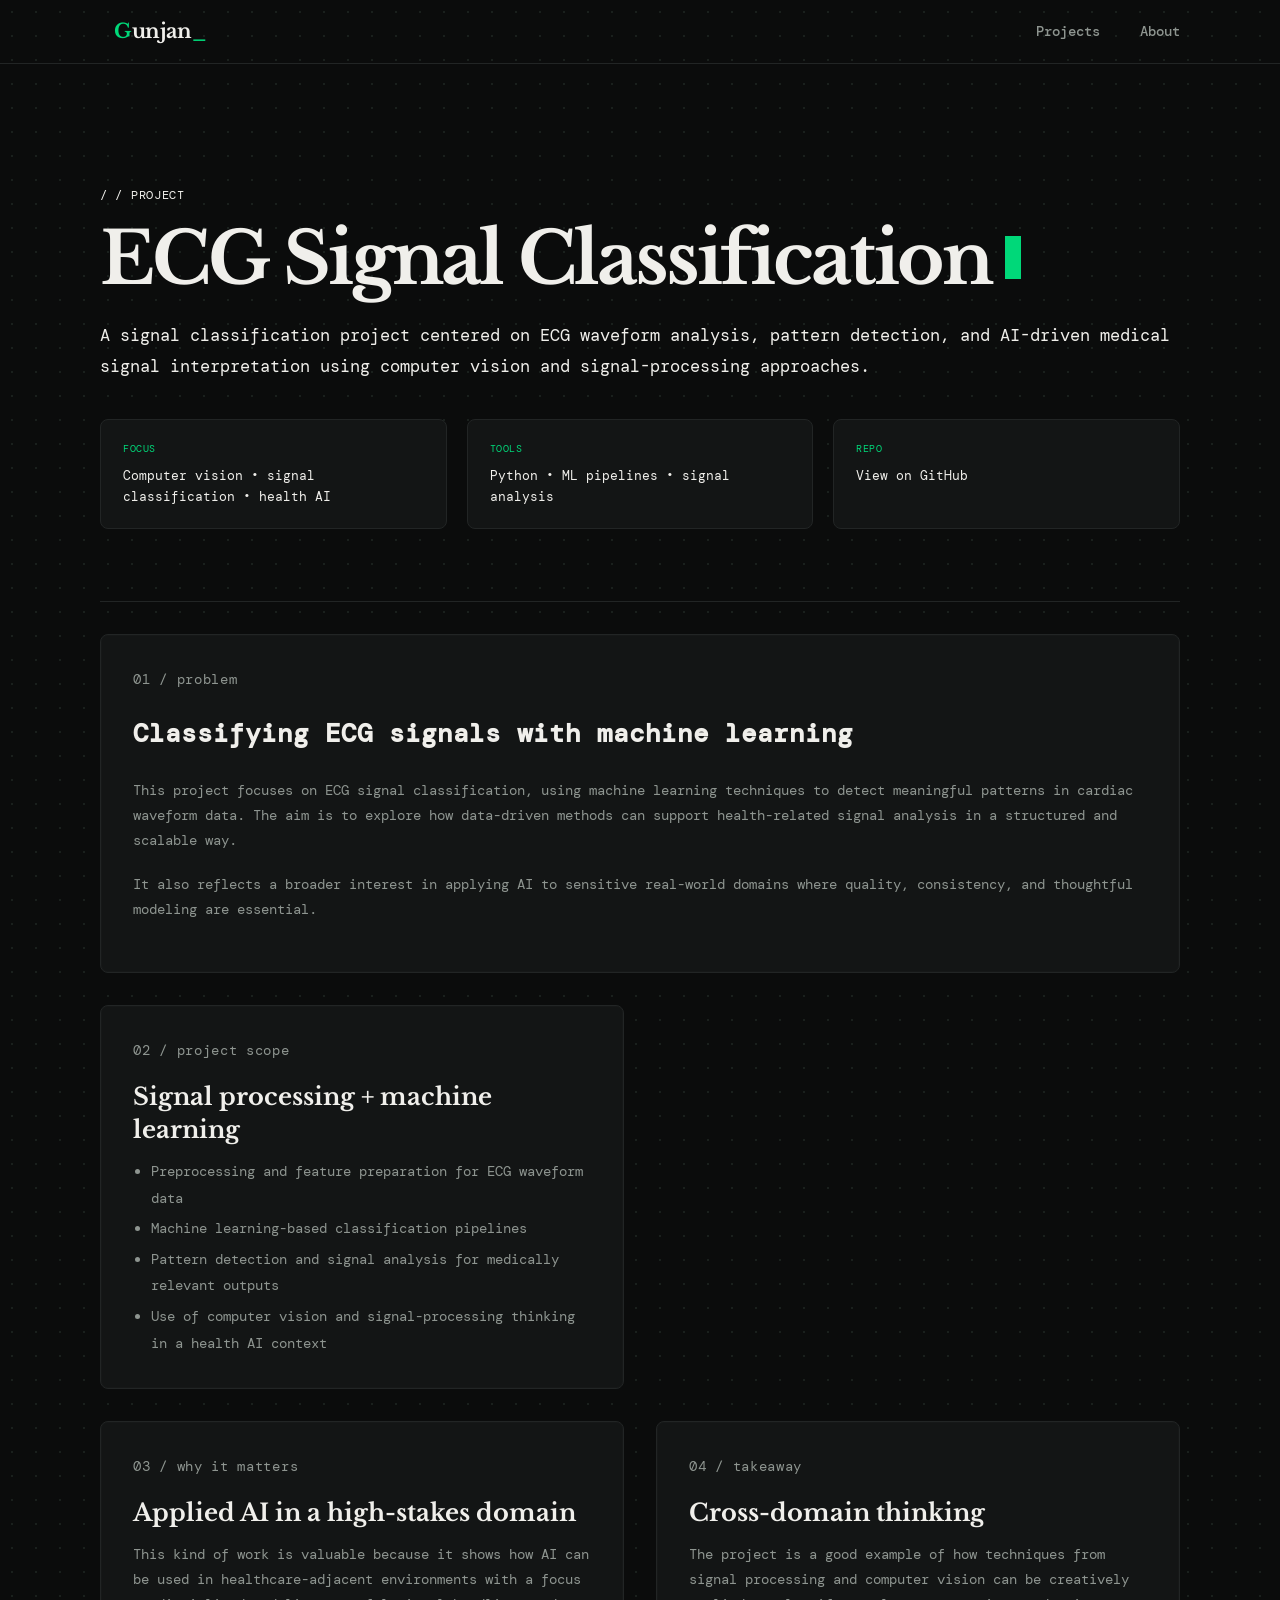
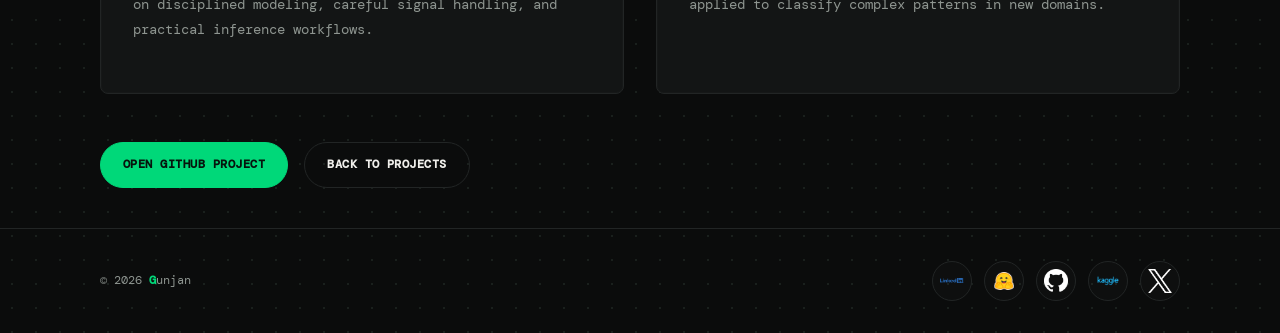
<file: ecg-signal-classification.html>
<!doctype html>
<html lang="en">
  <head>
    <meta charset="UTF-8" />
    <meta name="viewport" content="width=device-width, initial-scale=1.0" />
    <meta name="description" content="ECG Signal Classification project by Pawan Kumar Gunjan — a computer vision and signal-processing project focused on ECG waveform analysis." />
    <title>ECG Signal Classification — Pawan Kumar Gunjan</title>
    <link rel="preconnect" href="https://fonts.googleapis.com" />
    <link rel="preconnect" href="https://fonts.gstatic.com" crossorigin />
    <link href="https://fonts.googleapis.com/css2?family=DM+Mono:wght@400;500&family=Libre+Baskerville:wght@400;700&display=swap" rel="stylesheet" />
    <link rel="stylesheet" href="styles.css" />
  </head>
  <body>
    <header class="site-header">
      <a class="wordmark" href="index.html" aria-label="Gunjan home">
        <span class="logo-g">G</span>unjan<span>_</span>
      </a>
      <nav aria-label="Main navigation">
        <a href="blogs.html">Projects</a>
        <a href="about.html">About</a>
      </nav>
    </header>

    <main class="page-shell project-page">
      <section class="page-intro" aria-labelledby="project-title">
        <p class="eyebrow">/ / project</p>
        <h1 id="project-title">ECG Signal Classification<span class="cursor" aria-hidden="true"></span></h1>
        <p>A signal classification project centered on ECG waveform analysis, pattern detection, and AI-driven medical signal interpretation using computer vision and signal-processing approaches.</p>

        <div class="project-meta">
          <div class="meta-item">
            <span class="meta-label">Focus</span>
            <span>Computer vision • signal classification • health AI</span>
          </div>
          <div class="meta-item">
            <span class="meta-label">Tools</span>
            <span>Python • ML pipelines • signal analysis</span>
          </div>
          <div class="meta-item">
            <span class="meta-label">Repo</span>
            <a href="https://github.com/PawanKrGunjan/Computer-Vision/tree/main/ECG%20Signal%20Classification" target="_blank" rel="noopener">View on GitHub</a>
          </div>
        </div>
      </section>

      <section class="project-layout">
        <article class="project-card project-main">
          <p class="section-label">01 / problem</p>
          <h2>Classifying ECG signals with machine learning</h2>
          <p>This project focuses on ECG signal classification, using machine learning techniques to detect meaningful patterns in cardiac waveform data. The aim is to explore how data-driven methods can support health-related signal analysis in a structured and scalable way.</p>
          <p>It also reflects a broader interest in applying AI to sensitive real-world domains where quality, consistency, and thoughtful modeling are essential.</p>
        </article>

        <article class="project-card">
          <p class="section-label">02 / project scope</p>
          <h3>Signal processing + machine learning</h3>
          <ul>
            <li>Preprocessing and feature preparation for ECG waveform data</li>
            <li>Machine learning-based classification pipelines</li>
            <li>Pattern detection and signal analysis for medically relevant outputs</li>
            <li>Use of computer vision and signal-processing thinking in a health AI context</li>
          </ul>
        </article>
      </section>

      <section class="project-grid">
        <article class="project-card">
          <p class="section-label">03 / why it matters</p>
          <h3>Applied AI in a high-stakes domain</h3>
          <p>This kind of work is valuable because it shows how AI can be used in healthcare-adjacent environments with a focus on disciplined modeling, careful signal handling, and practical inference workflows.</p>
        </article>

        <article class="project-card">
          <p class="section-label">04 / takeaway</p>
          <h3>Cross-domain thinking</h3>
          <p>The project is a good example of how techniques from signal processing and computer vision can be creatively applied to classify complex patterns in new domains.</p>
        </article>
      </section>

      <div class="project-cta">
        <a class="primary-action" href="https://github.com/PawanKrGunjan/Computer-Vision/tree/main/ECG%20Signal%20Classification" target="_blank" rel="noopener">Open GitHub Project</a>
        <a class="secondary-action" href="blogs.html">Back to projects</a>
      </div>
    </main>

    <footer class="site-footer">
      <span>© 2026 <span class="logo-g">G</span>unjan</span>
      <div class="site-footer-links" aria-label="Social links">
        <a class="social-link site-footer-link" href="https://www.linkedin.com/in/pawankrgunjan/" target="_blank" rel="noopener" aria-label="LinkedIn">
          <img class="social-logo" src="image/logo/LI-Logo.png" alt="LinkedIn logo" />
        </a>
        <a class="social-link site-footer-link" href="https://huggingface.co/PawanKrGunjan" target="_blank" rel="noopener" aria-label="Hugging Face">
          <img class="social-logo" src="image/logo/huggingface/hf-logo.png" alt="Hugging Face logo" />
        </a>
        <a class="social-link site-footer-link" href="https://github.com/PawanKrGunjan" target="_blank" rel="noopener" aria-label="GitHub">
          <img class="social-logo" src="image/logo/GitHub_Logos/PNG/GitHub_Invertocat_White.png" alt="GitHub logo" />
        </a>
        <a class="social-link site-footer-link" href="https://www.kaggle.com/pawankumargunjan" target="_blank" rel="noopener" aria-label="Kaggle">
          <img class="social-logo" src="image/logo/kaggle/kaggle-logo-transparent-300.png" alt="Kaggle logo" />
        </a>
        <a class="social-link site-footer-link" href="https://x.com/" target="_blank" rel="noopener" aria-label="Twitter">
          <img class="social-logo" src="image/logo/x/logo-white.png" alt="Twitter logo" />
        </a>
      </div>
    </footer>
  </body>
</html>
</file>
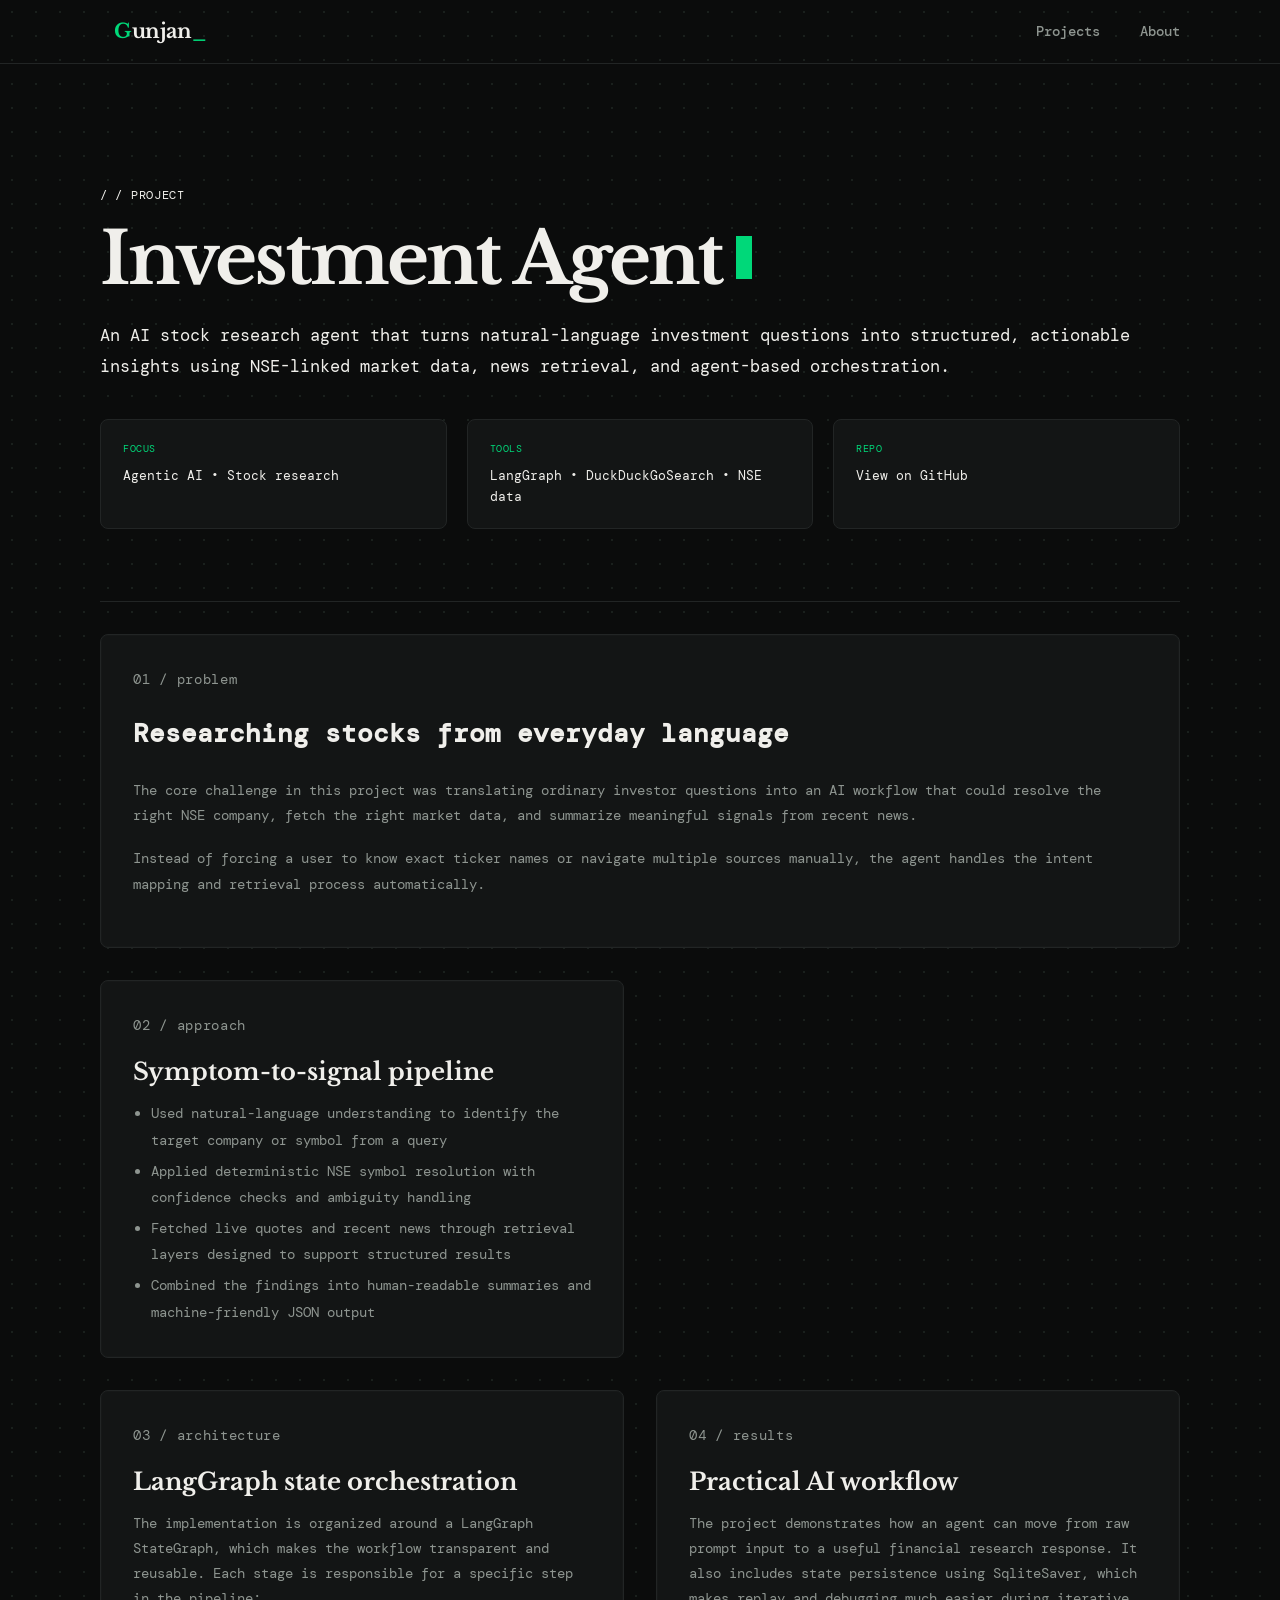
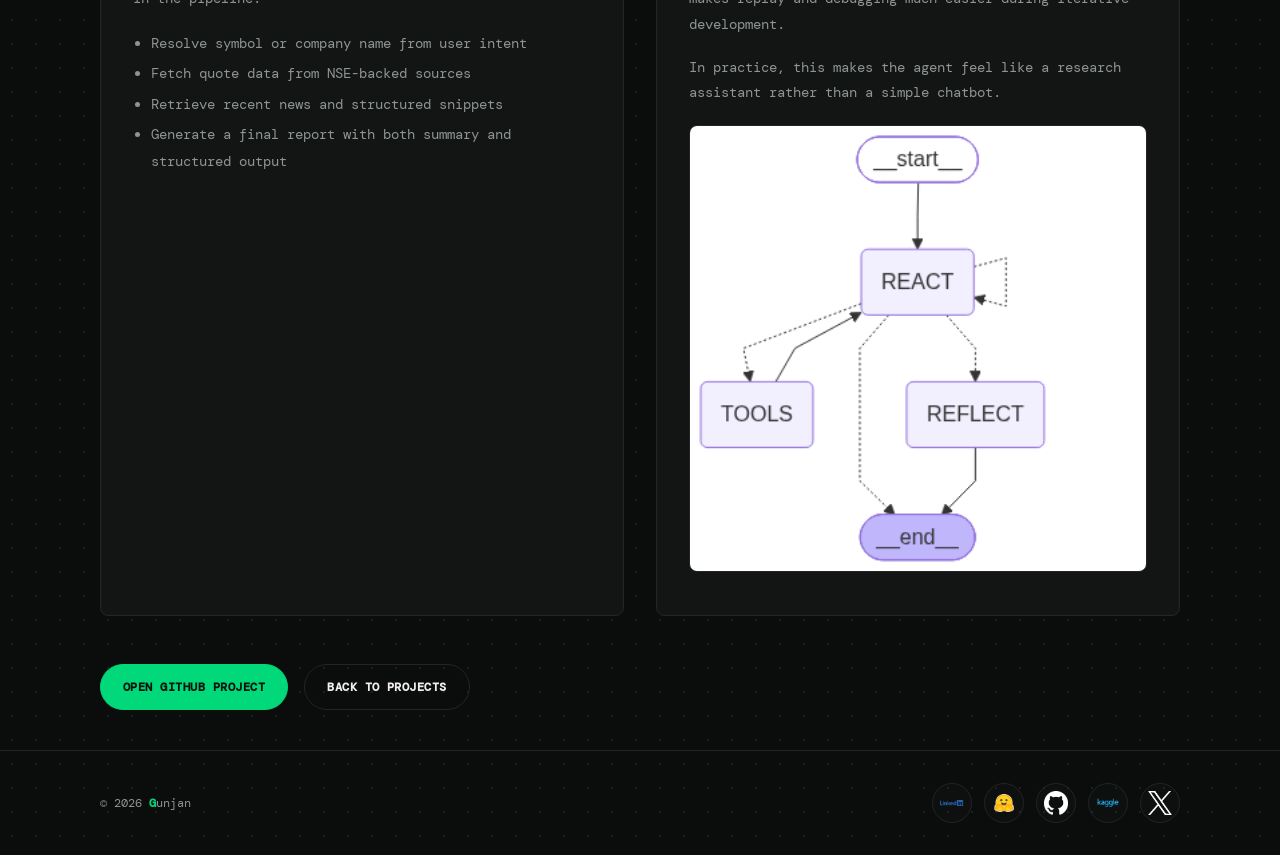
<file: investment-agent.html>
<!doctype html>
<html lang="en">
  <head>
    <meta charset="UTF-8" />
    <meta name="viewport" content="width=device-width, initial-scale=1.0" />
    <meta name="description" content="Investment Agent project by Pawan Kumar Gunjan — an AI stock research agent built with LangGraph, NSE data integration, and structured report generation." />
    <title>Investment Agent — Pawan Kumar Gunjan</title>
    <link rel="preconnect" href="https://fonts.googleapis.com" />
    <link rel="preconnect" href="https://fonts.gstatic.com" crossorigin />
    <link href="https://fonts.googleapis.com/css2?family=DM+Mono:wght@400;500&family=Libre+Baskerville:wght@400;700&display=swap" rel="stylesheet" />
    <link rel="stylesheet" href="styles.css" />
  </head>
  <body>
    <header class="site-header">
      <a class="wordmark" href="index.html" aria-label="Gunjan home">
        <span class="logo-g">G</span>unjan<span>_</span>
      </a>
      <nav aria-label="Main navigation">
        <a href="blogs.html">Projects</a>
        <a href="about.html">About</a>
      </nav>
    </header>

    <main class="page-shell project-page">
      <section class="page-intro" aria-labelledby="project-title">
        <p class="eyebrow">/ / project</p>
        <h1 id="project-title">Investment Agent<span class="cursor" aria-hidden="true"></span></h1>
        <p>An AI stock research agent that turns natural-language investment questions into structured, actionable insights using NSE-linked market data, news retrieval, and agent-based orchestration.</p>

        <div class="project-meta">
          <div class="meta-item">
            <span class="meta-label">Focus</span>
            <span>Agentic AI • Stock research</span>
          </div>
          <div class="meta-item">
            <span class="meta-label">Tools</span>
            <span>LangGraph • DuckDuckGoSearch • NSE data</span>
          </div>
          <div class="meta-item">
            <span class="meta-label">Repo</span>
            <a href="https://github.com/PawanKrGunjan/GenerativeAI/tree/main/InvestmentAgent" target="_blank" rel="noopener">View on GitHub</a>
          </div>
        </div>
      </section>

      <section class="project-layout">
        <article class="project-card project-main">
          <p class="section-label">01 / problem</p>
          <h2>Researching stocks from everyday language</h2>
          <p>The core challenge in this project was translating ordinary investor questions into an AI workflow that could resolve the right NSE company, fetch the right market data, and summarize meaningful signals from recent news.</p>
          <p>Instead of forcing a user to know exact ticker names or navigate multiple sources manually, the agent handles the intent mapping and retrieval process automatically.</p>
        </article>

        <article class="project-card">
          <p class="section-label">02 / approach</p>
          <h3>Symptom-to-signal pipeline</h3>
          <ul>
            <li>Used natural-language understanding to identify the target company or symbol from a query</li>
            <li>Applied deterministic NSE symbol resolution with confidence checks and ambiguity handling</li>
            <li>Fetched live quotes and recent news through retrieval layers designed to support structured results</li>
            <li>Combined the findings into human-readable summaries and machine-friendly JSON output</li>
          </ul>
        </article>
      </section>

      <section class="project-grid">
        <article class="project-card">
          <p class="section-label">03 / architecture</p>
          <h3>LangGraph state orchestration</h3>
          <p>The implementation is organized around a LangGraph StateGraph, which makes the workflow transparent and reusable. Each stage is responsible for a specific step in the pipeline:</p>
          <ul>
            <li>Resolve symbol or company name from user intent</li>
            <li>Fetch quote data from NSE-backed sources</li>
            <li>Retrieve recent news and structured snippets</li>
            <li>Generate a final report with both summary and structured output</li>
          </ul>
        </article>

        <article class="project-card">
          <p class="section-label">04 / results</p>
          <h3>Practical AI workflow</h3>
          <p>The project demonstrates how an agent can move from raw prompt input to a useful financial research response. It also includes state persistence using SqliteSaver, which makes replay and debugging much easier during iterative development.</p>
          <p>In practice, this makes the agent feel like a research assistant rather than a simple chatbot.</p>
          <div class="project-figure">
            <img src="image/investmentagent_graphs/investment_agent_optimized.png" alt="Investment Agent architecture diagram" />
          </div>
        </article>
      </section>

      <div class="project-cta">
        <a class="primary-action" href="https://github.com/PawanKrGunjan/GenerativeAI/tree/main/InvestmentAgent" target="_blank" rel="noopener">Open GitHub Project</a>
        <a class="secondary-action" href="blogs.html">Back to projects</a>
      </div>
    </main>

    <footer class="site-footer">
      <span>© 2026 <span class="logo-g">G</span>unjan</span>
      <div class="site-footer-links" aria-label="Social links">
        <a class="social-link site-footer-link" href="https://www.linkedin.com/in/pawankrgunjan/" target="_blank" rel="noopener" aria-label="LinkedIn">
          <img class="social-logo" src="image/logo/LI-Logo.png" alt="LinkedIn logo" />
        </a>
        <a class="social-link site-footer-link" href="https://huggingface.co/PawanKrGunjan" target="_blank" rel="noopener" aria-label="Hugging Face">
          <img class="social-logo" src="image/logo/huggingface/hf-logo.png" alt="Hugging Face logo" />
        </a>
        <a class="social-link site-footer-link" href="https://github.com/PawanKrGunjan" target="_blank" rel="noopener" aria-label="GitHub">
          <img class="social-logo" src="image/logo/GitHub_Logos/PNG/GitHub_Invertocat_White.png" alt="GitHub logo" />
        </a>
        <a class="social-link site-footer-link" href="https://www.kaggle.com/pawankumargunjan" target="_blank" rel="noopener" aria-label="Kaggle">
          <img class="social-logo" src="image/logo/kaggle/kaggle-logo-transparent-300.png" alt="Kaggle logo" />
        </a>
        <a class="social-link site-footer-link" href="https://x.com/" target="_blank" rel="noopener" aria-label="Twitter">
          <img class="social-logo" src="image/logo/x/logo-white.png" alt="Twitter logo" />
        </a>
      </div>
    </footer>
  </body>
</html>
</file>
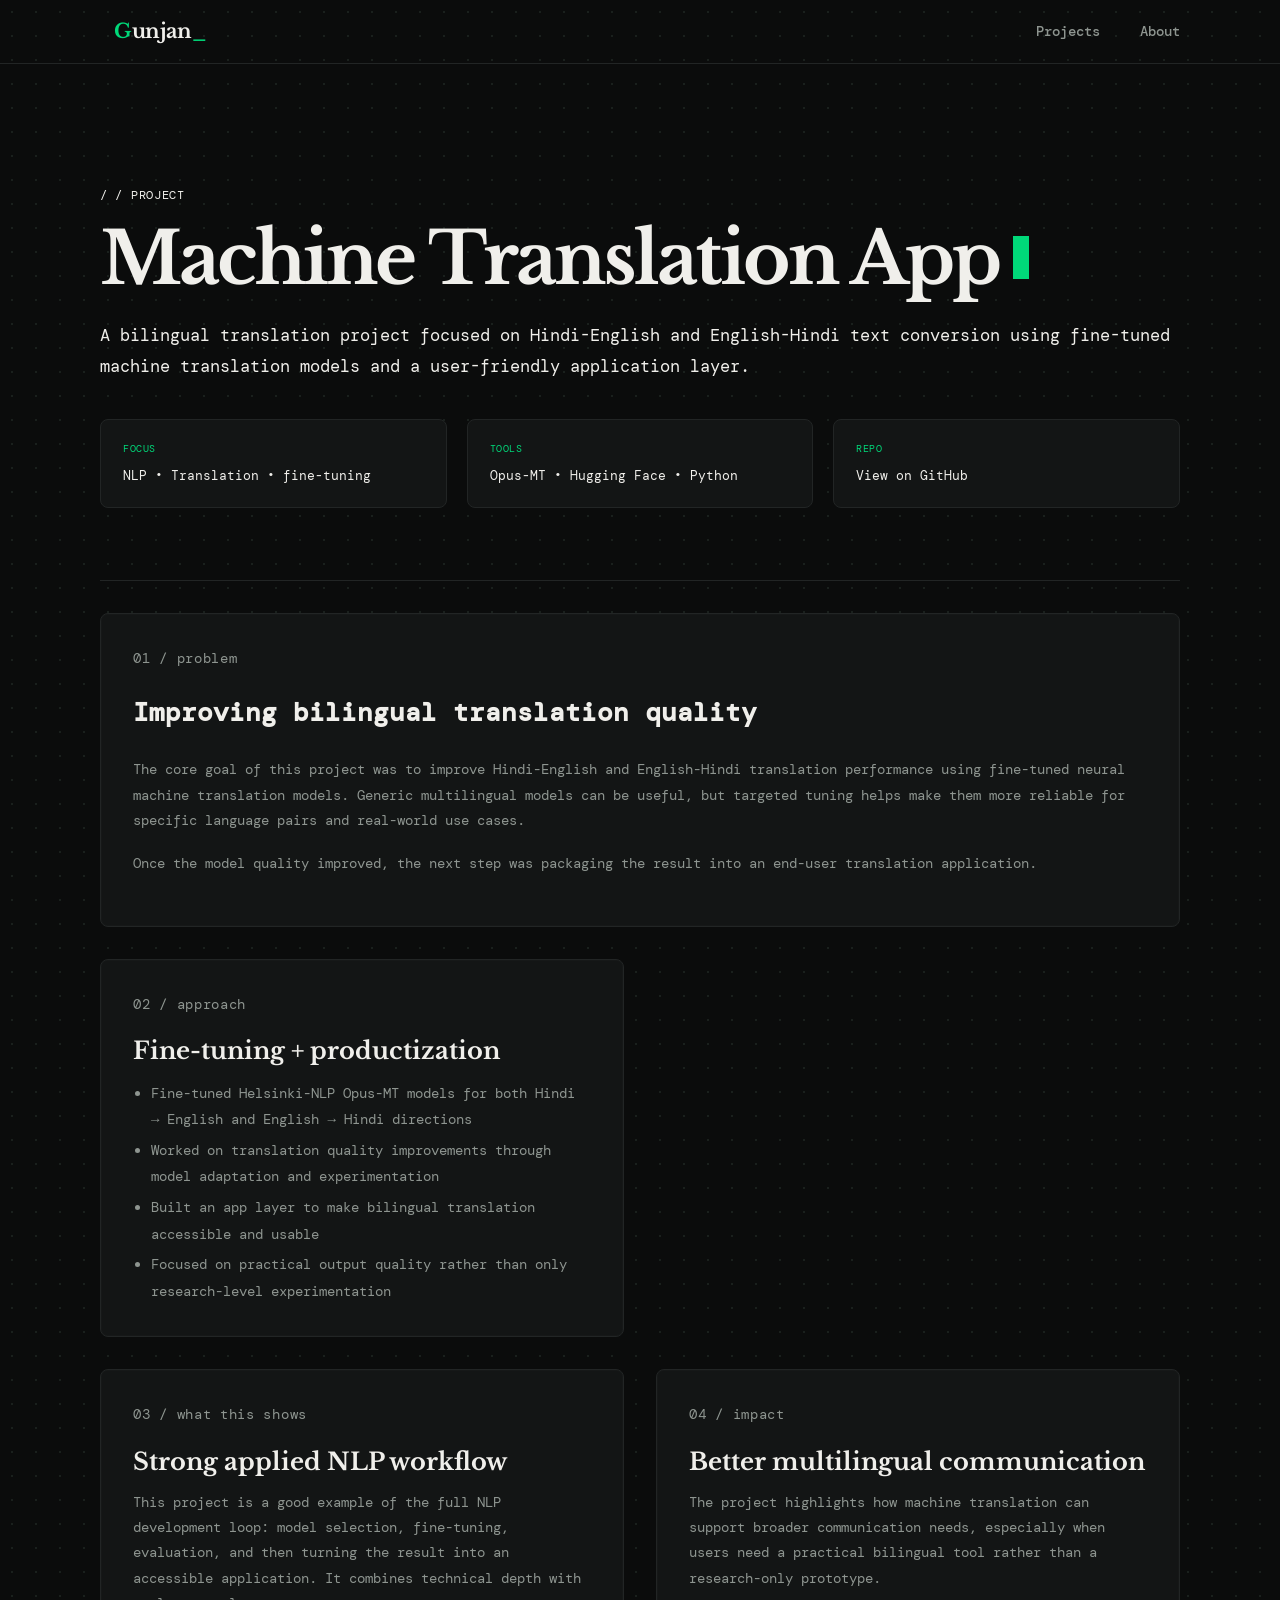
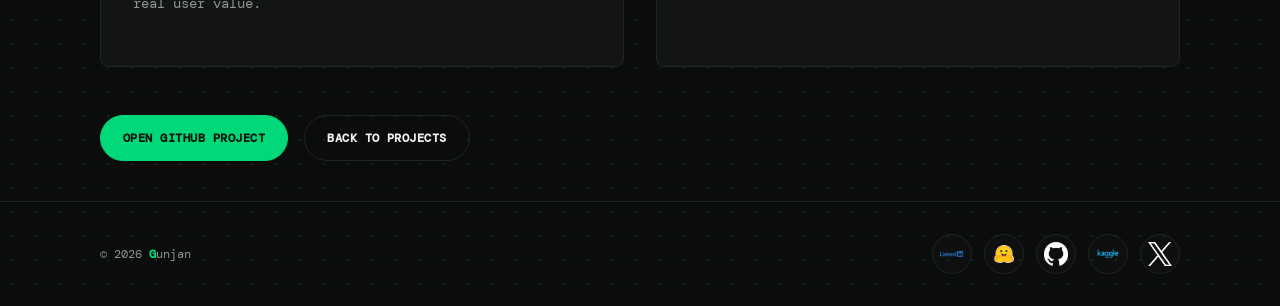
<file: machine-translation.html>
<!doctype html>
<html lang="en">
  <head>
    <meta charset="UTF-8" />
    <meta name="viewport" content="width=device-width, initial-scale=1.0" />
    <meta name="description" content="Machine Translation App project by Pawan Kumar Gunjan — Hindi-English and English-Hindi translation workflows using fine-tuned Opus-MT models." />
    <title>Machine Translation App — Pawan Kumar Gunjan</title>
    <link rel="preconnect" href="https://fonts.googleapis.com" />
    <link rel="preconnect" href="https://fonts.gstatic.com" crossorigin />
    <link href="https://fonts.googleapis.com/css2?family=DM+Mono:wght@400;500&family=Libre+Baskerville:wght@400;700&display=swap" rel="stylesheet" />
    <link rel="stylesheet" href="styles.css" />
  </head>
  <body>
    <header class="site-header">
      <a class="wordmark" href="index.html" aria-label="Gunjan home">
        <span class="logo-g">G</span>unjan<span>_</span>
      </a>
      <nav aria-label="Main navigation">
        <a href="blogs.html">Projects</a>
        <a href="about.html">About</a>
      </nav>
    </header>

    <main class="page-shell project-page">
      <section class="page-intro" aria-labelledby="project-title">
        <p class="eyebrow">/ / project</p>
        <h1 id="project-title">Machine Translation App<span class="cursor" aria-hidden="true"></span></h1>
        <p>A bilingual translation project focused on Hindi-English and English-Hindi text conversion using fine-tuned machine translation models and a user-friendly application layer.</p>

        <div class="project-meta">
          <div class="meta-item">
            <span class="meta-label">Focus</span>
            <span>NLP • Translation • fine-tuning</span>
          </div>
          <div class="meta-item">
            <span class="meta-label">Tools</span>
            <span>Opus-MT • Hugging Face • Python</span>
          </div>
          <div class="meta-item">
            <span class="meta-label">Repo</span>
            <a href="https://github.com/PawanKrGunjan/Natural-Language-Processing/tree/main/Machine%20Translation" target="_blank" rel="noopener">View on GitHub</a>
          </div>
        </div>
      </section>

      <section class="project-layout">
        <article class="project-card project-main">
          <p class="section-label">01 / problem</p>
          <h2>Improving bilingual translation quality</h2>
          <p>The core goal of this project was to improve Hindi-English and English-Hindi translation performance using fine-tuned neural machine translation models. Generic multilingual models can be useful, but targeted tuning helps make them more reliable for specific language pairs and real-world use cases.</p>
          <p>Once the model quality improved, the next step was packaging the result into an end-user translation application.</p>
        </article>

        <article class="project-card">
          <p class="section-label">02 / approach</p>
          <h3>Fine-tuning + productization</h3>
          <ul>
            <li>Fine-tuned Helsinki-NLP Opus-MT models for both Hindi → English and English → Hindi directions</li>
            <li>Worked on translation quality improvements through model adaptation and experimentation</li>
            <li>Built an app layer to make bilingual translation accessible and usable</li>
            <li>Focused on practical output quality rather than only research-level experimentation</li>
          </ul>
        </article>
      </section>

      <section class="project-grid">
        <article class="project-card">
          <p class="section-label">03 / what this shows</p>
          <h3>Strong applied NLP workflow</h3>
          <p>This project is a good example of the full NLP development loop: model selection, fine-tuning, evaluation, and then turning the result into an accessible application. It combines technical depth with real user value.</p>
        </article>

        <article class="project-card">
          <p class="section-label">04 / impact</p>
          <h3>Better multilingual communication</h3>
          <p>The project highlights how machine translation can support broader communication needs, especially when users need a practical bilingual tool rather than a research-only prototype.</p>
        </article>
      </section>

      <div class="project-cta">
        <a class="primary-action" href="https://github.com/PawanKrGunjan/Natural-Language-Processing/tree/main/Machine%20Translation" target="_blank" rel="noopener">Open GitHub Project</a>
        <a class="secondary-action" href="blogs.html">Back to projects</a>
      </div>
    </main>

    <footer class="site-footer">
      <span>© 2026 <span class="logo-g">G</span>unjan</span>
      <div class="site-footer-links" aria-label="Social links">
        <a class="social-link site-footer-link" href="https://www.linkedin.com/in/pawankrgunjan/" target="_blank" rel="noopener" aria-label="LinkedIn">
          <img class="social-logo" src="image/logo/LI-Logo.png" alt="LinkedIn logo" />
        </a>
        <a class="social-link site-footer-link" href="https://huggingface.co/PawanKrGunjan" target="_blank" rel="noopener" aria-label="Hugging Face">
          <img class="social-logo" src="image/logo/huggingface/hf-logo.png" alt="Hugging Face logo" />
        </a>
        <a class="social-link site-footer-link" href="https://github.com/PawanKrGunjan" target="_blank" rel="noopener" aria-label="GitHub">
          <img class="social-logo" src="image/logo/GitHub_Logos/PNG/GitHub_Invertocat_White.png" alt="GitHub logo" />
        </a>
        <a class="social-link site-footer-link" href="https://www.kaggle.com/pawankumargunjan" target="_blank" rel="noopener" aria-label="Kaggle">
          <img class="social-logo" src="image/logo/kaggle/kaggle-logo-transparent-300.png" alt="Kaggle logo" />
        </a>
        <a class="social-link site-footer-link" href="https://x.com/" target="_blank" rel="noopener" aria-label="Twitter">
          <img class="social-logo" src="image/logo/x/logo-white.png" alt="Twitter logo" />
        </a>
      </div>
    </footer>
  </body>
</html>
</file>
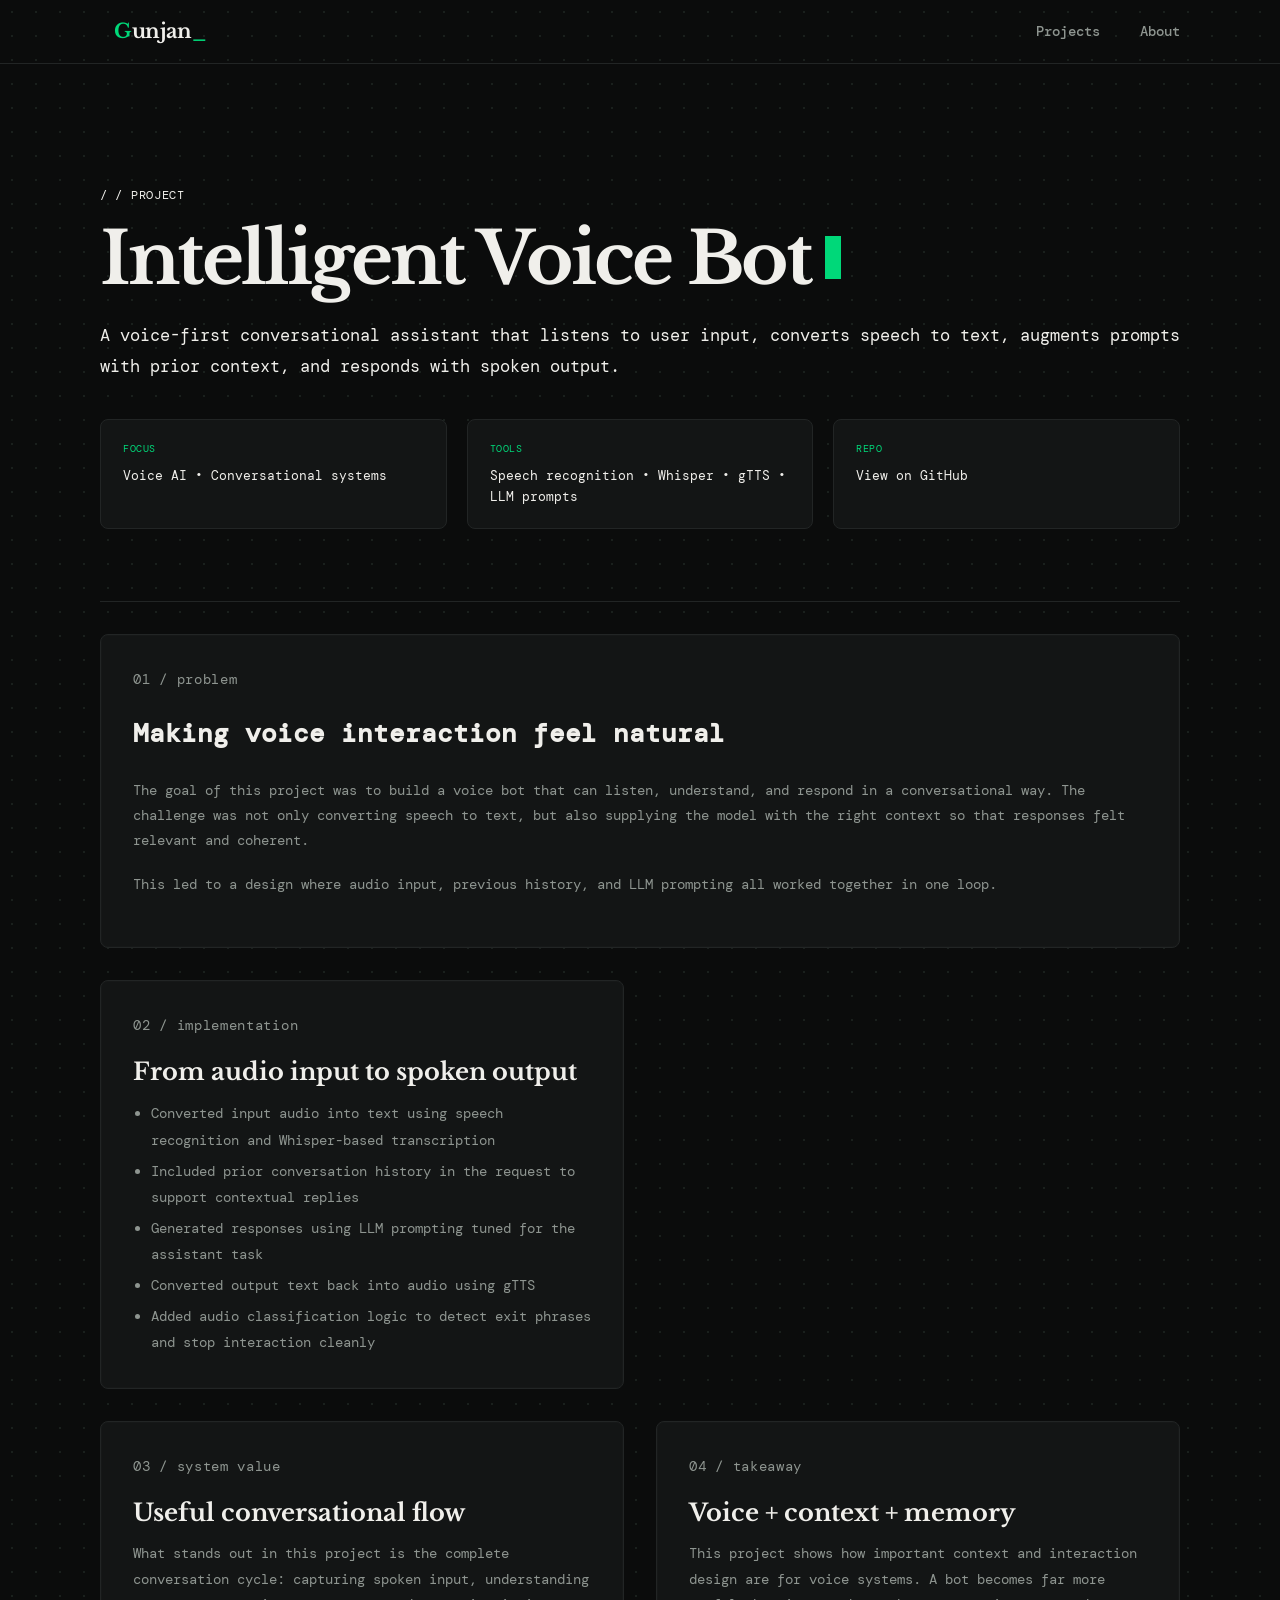
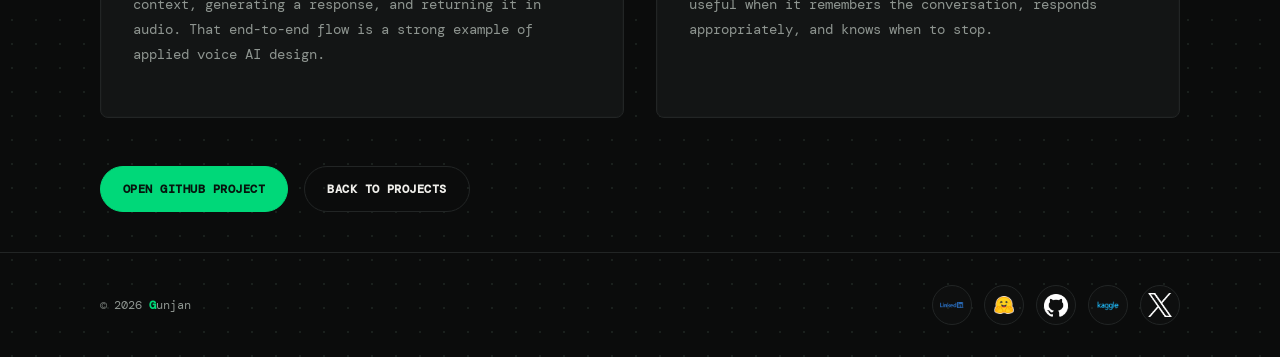
<file: voice-bot.html>
<!doctype html>
<html lang="en">
  <head>
    <meta charset="UTF-8" />
    <meta name="viewport" content="width=device-width, initial-scale=1.0" />
    <meta name="description" content="Intelligent Voice Bot project by Pawan Kumar Gunjan — an AI voice assistant using speech recognition, Whisper, LLM prompting, and text-to-speech." />
    <title>Intelligent Voice Bot — Pawan Kumar Gunjan</title>
    <link rel="preconnect" href="https://fonts.googleapis.com" />
    <link rel="preconnect" href="https://fonts.gstatic.com" crossorigin />
    <link href="https://fonts.googleapis.com/css2?family=DM+Mono:wght@400;500&family=Libre+Baskerville:wght@400;700&display=swap" rel="stylesheet" />
    <link rel="stylesheet" href="styles.css" />
  </head>
  <body>
    <header class="site-header">
      <a class="wordmark" href="index.html" aria-label="Gunjan home">
        <span class="logo-g">G</span>unjan<span>_</span>
      </a>
      <nav aria-label="Main navigation">
        <a href="blogs.html">Projects</a>
        <a href="about.html">About</a>
      </nav>
    </header>

    <main class="page-shell project-page">
      <section class="page-intro" aria-labelledby="project-title">
        <p class="eyebrow">/ / project</p>
        <h1 id="project-title">Intelligent Voice Bot<span class="cursor" aria-hidden="true"></span></h1>
        <p>A voice-first conversational assistant that listens to user input, converts speech to text, augments prompts with prior context, and responds with spoken output.</p>

        <div class="project-meta">
          <div class="meta-item">
            <span class="meta-label">Focus</span>
            <span>Voice AI • Conversational systems</span>
          </div>
          <div class="meta-item">
            <span class="meta-label">Tools</span>
            <span>Speech recognition • Whisper • gTTS • LLM prompts</span>
          </div>
          <div class="meta-item">
            <span class="meta-label">Repo</span>
            <a href="https://github.com/PawanKrGunjan/Natural-Language-Processing/tree/main/Chatsbots/Voice%20Bot/Voice%20Bot" target="_blank" rel="noopener">View on GitHub</a>
          </div>
        </div>
      </section>

      <section class="project-layout">
        <article class="project-card project-main">
          <p class="section-label">01 / problem</p>
          <h2>Making voice interaction feel natural</h2>
          <p>The goal of this project was to build a voice bot that can listen, understand, and respond in a conversational way. The challenge was not only converting speech to text, but also supplying the model with the right context so that responses felt relevant and coherent.</p>
          <p>This led to a design where audio input, previous history, and LLM prompting all worked together in one loop.</p>
        </article>

        <article class="project-card">
          <p class="section-label">02 / implementation</p>
          <h3>From audio input to spoken output</h3>
          <ul>
            <li>Converted input audio into text using speech recognition and Whisper-based transcription</li>
            <li>Included prior conversation history in the request to support contextual replies</li>
            <li>Generated responses using LLM prompting tuned for the assistant task</li>
            <li>Converted output text back into audio using gTTS</li>
            <li>Added audio classification logic to detect exit phrases and stop interaction cleanly</li>
          </ul>
        </article>
      </section>

      <section class="project-grid">
        <article class="project-card">
          <p class="section-label">03 / system value</p>
          <h3>Useful conversational flow</h3>
          <p>What stands out in this project is the complete conversation cycle: capturing spoken input, understanding context, generating a response, and returning it in audio. That end-to-end flow is a strong example of applied voice AI design.</p>
        </article>

        <article class="project-card">
          <p class="section-label">04 / takeaway</p>
          <h3>Voice + context + memory</h3>
          <p>This project shows how important context and interaction design are for voice systems. A bot becomes far more useful when it remembers the conversation, responds appropriately, and knows when to stop.</p>
        </article>
      </section>

      <div class="project-cta">
        <a class="primary-action" href="https://github.com/PawanKrGunjan/Natural-Language-Processing/tree/main/Chatsbots/Voice%20Bot/Voice%20Bot" target="_blank" rel="noopener">Open GitHub Project</a>
        <a class="secondary-action" href="blogs.html">Back to projects</a>
      </div>
    </main>

    <footer class="site-footer">
      <span>© 2026 <span class="logo-g">G</span>unjan</span>
      <div class="site-footer-links" aria-label="Social links">
        <a class="social-link site-footer-link" href="https://www.linkedin.com/in/pawankrgunjan/" target="_blank" rel="noopener" aria-label="LinkedIn">
          <img class="social-logo" src="image/logo/LI-Logo.png" alt="LinkedIn logo" />
        </a>
        <a class="social-link site-footer-link" href="https://huggingface.co/PawanKrGunjan" target="_blank" rel="noopener" aria-label="Hugging Face">
          <img class="social-logo" src="image/logo/huggingface/hf-logo.png" alt="Hugging Face logo" />
        </a>
        <a class="social-link site-footer-link" href="https://github.com/PawanKrGunjan" target="_blank" rel="noopener" aria-label="GitHub">
          <img class="social-logo" src="image/logo/GitHub_Logos/PNG/GitHub_Invertocat_White.png" alt="GitHub logo" />
        </a>
        <a class="social-link site-footer-link" href="https://www.kaggle.com/pawankumargunjan" target="_blank" rel="noopener" aria-label="Kaggle">
          <img class="social-logo" src="image/logo/kaggle/kaggle-logo-transparent-300.png" alt="Kaggle logo" />
        </a>
        <a class="social-link site-footer-link" href="https://x.com/" target="_blank" rel="noopener" aria-label="Twitter">
          <img class="social-logo" src="image/logo/x/logo-white.png" alt="Twitter logo" />
        </a>
      </div>
    </footer>
  </body>
</html>
</file>
<file: styles.css>
:root {
  --bg: #0b0c0c;
  --surface: #131515;
  --line: #222525;
  --text: #f0efeb;
  --muted: #8e9590;
  --green: #00d879;
  --max-width: 1080px; /* Expanded canvas layout for spacious laptop viewports */
}

* { box-sizing: border-box; }

html { scroll-behavior: smooth; }

/* Global Bold Green G Styling */
.logo-g {
  color: var(--green);
  font-weight: 700;
}

body {
  margin: 0;
  color: var(--text);
  background-color: var(--bg);
  background-image: radial-gradient(#1a201d 0.8px, transparent 0.8px);
  background-size: 24px 24px; /* Spacious, uncompacted grid pattern */
  font-family: "DM Mono", monospace;
  font-size: 17px;
  line-height: 1.85;
}

a { color: inherit; text-decoration: none; }

/* Structural Navigation Header */
.site-header {
  align-items: center;
  border-bottom: 1px solid var(--line);
  display: flex;
  height: 64px; /* Uncompacted vertical header breathing room */
  justify-content: space-between;
  padding: 0 max(40px, calc((100vw - var(--max-width)) / 2));
}

.wordmark {
  display: inline-flex;
  align-items: center;
  justify-content: center;
  min-width: 120px;
  font-family: "Libre Baskerville", serif;
  font-size: 20px;
  font-weight: 700;
  letter-spacing: -0.02em;
}

.brand-logo {
  display: block;
  width: 34px;
  height: 34px;
  object-fit: contain;
  filter: brightness(0) invert(1);
}

.wordmark span, .cursor { color: var(--green); }

nav { display: flex; gap: 40px; }
nav a { color: var(--muted); font-size: 14px; font-weight: 500; transition: color 180ms ease; }
nav a.active, nav a:hover, nav a:focus-visible { color: var(--text); }
.read-link:hover, .read-link:focus-visible, .text-link:hover, .text-link:focus-visible { color: var(--green); }

.action-row {
  display: flex;
  flex-wrap: wrap;
  gap: 16px;
  margin-bottom: 48px;
}

.primary-action,
.secondary-action {
  display: inline-flex;
  align-items: center;
  justify-content: center;
  min-height: 46px;
  padding: 0 22px;
  border-radius: 999px;
  border: 1px solid var(--line);
  font-size: 12px;
  font-weight: 600;
  letter-spacing: 0.04em;
  text-transform: uppercase;
  transition: transform 180ms ease, border-color 180ms ease, background 180ms ease;
}

.primary-action {
  background: var(--green);
  border-color: var(--green);
  color: #06140d;
}

.secondary-action {
  background: transparent;
  color: var(--text);
}

.primary-action:hover,
.primary-action:focus-visible,
.secondary-action:hover,
.secondary-action:focus-visible {
  transform: translateY(-2px);
  border-color: #3b423f;
}

.stat-grid {
  display: grid;
  grid-template-columns: repeat(4, minmax(0, 1fr));
  gap: 20px;
  margin-bottom: 56px;
}

.stat-card {
  background: var(--surface);
  border: 1px solid var(--line);
  border-radius: 8px;
  padding: 24px 20px;
}

.stat-digit {
  display: block;
  margin-bottom: 8px;
  color: var(--green);
  font-family: "Libre Baskerville", serif;
  font-size: clamp(28px, 2vw, 36px);
  line-height: 1;
}

.stat-label {
  color: var(--muted);
  font-size: 12px;
  letter-spacing: 0.04em;
  text-transform: uppercase;
}

/* Hero Core Section */
.hero { border-bottom: 1px solid var(--line); }
.hero-inner { margin: 0 auto; max-width: var(--max-width); padding: 120px 0 96px; }

h1, h2, h3, p { margin-top: 0; }
h1 {
  font-family: "Libre Baskerville", serif;
  font-size: clamp(58px, 7vw, 90px);
  letter-spacing: -3px;
  line-height: 1.02;
  margin: 0 0 28px;
}

/* Code Terminal Accent Blinking Elements */
.cursor { 
  display: inline-block; 
  height: .6em; 
  margin-left: 14px; 
  vertical-align: 7%; 
  width: 16px; 
  background-color: var(--green);
  animation: blink 1.2s step-start infinite;
}

@keyframes blink {
  50% { opacity: 0; }
}

.eyebrow, .tag { font-size: 12px; letter-spacing: .06em; text-transform: uppercase; }
.eyebrow { margin: 0 0 16px; display: block; }
.intro { color: var(--muted); font-size: 18px; line-height: 1.85; margin-bottom: 56px; max-width: 820px; }

/* Grid Dashboard Block */
.dashboard-grid {
  display: grid;
  grid-template-columns: 1fr 1fr;
  gap: 32px;
  margin: 0 0 64px 0;
}

.dashboard-card {
  background: var(--surface);
  border: 1px solid var(--line);
  border-radius: 6px;
  padding: 32px;
}

.dashboard-card h3 {
  font-family: "DM Mono", monospace;
  font-size: 12px;
  text-transform: uppercase;
  color: var(--red);
  margin-bottom: 20px;
  letter-spacing: 0.05em;
}

.tech-stack-list {
  display: flex;
  flex-wrap: wrap;
  gap: 10px;
  margin: 0;
  padding: 0;
  list-style: none;
}

.tech-stack-list li {
  font-size: 12px;
  color: var(--muted);
  background: rgba(255, 255, 255, 0.01);
  border: 1px solid var(--line);
  padding: 4px 12px;
  border-radius: 4px;
}

.sys-metric {
  display: flex;
  justify-content: space-between;
  font-size: 12px;
  color: var(--muted);
  margin-bottom: 12px;
}

.sys-metric:last-child { margin-bottom: 0; }
.sys-metric span:last-child { color: var(--text); }

/* Premium Editorial Blog Cards */
.featured-post { 
  background: var(--surface); 
  border: 1px solid var(--line); 
  display: block; 
  padding: 40px; 
  border-radius: 8px;
  transition: border-color 220ms ease, transform 220ms ease; 
}
.featured-post:hover { border-color: #3b423f; transform: translateY(-3px); }
.post-topline, .post-meta { align-items: center; display: flex; justify-content: space-between; }
.post-topline { border-bottom: 1px solid var(--line); color: var(--muted); font-size: 12px; padding-bottom: 20px; }
.post-topline .tag { font-size: 12px; }
.featured-post h2 { font-family: "Libre Baskerville", serif; font-size: 30px; line-height: 1.3; margin: 24px 0 16px; letter-spacing: -0.01em; }
.featured-post > p { color: var(--muted); font-size: 16px; line-height: 1.8; margin-bottom: 28px; max-width: 850px; }
.post-meta { color: var(--muted); font-size: 12px; padding-top: 4px; }
.read-link { color: var(--red); font-size: 12px; white-space: nowrap; font-weight: 500; }
.read-link span { display: inline-block; margin-left: 6px; transition: transform 180ms ease; }
.read-link:hover span { transform: translateX(5px); }

/* Content List Rows & Sections */
.posts, .about { margin: 0 auto; max-width: var(--max-width); }
.posts { padding: 96px 0 120px; }

@media (min-width: 791px) {
  .posts-container-grid {
    display: grid;
    grid-template-columns: 1fr 1fr;
    gap: 48px;
  }
}

.section-heading { align-items: center; display: flex; gap: 24px; margin-bottom: 56px; }
.section-heading h2 { color: var(--muted); font-size: 13px; font-weight: 400; letter-spacing: .06em; margin: 0; text-transform: uppercase; }
.section-heading span { background: var(--line); flex: 1; height: 1px; }

.post-row { align-items: start; display: grid; gap: 24px; grid-template-columns: 100px 1fr auto; border-bottom: 1px solid var(--line); padding-bottom: 32px; margin-bottom: 32px; }
.post-row:last-child { border-bottom: 0; padding-bottom: 0; margin-bottom: 0; }
.post-row time { color: var(--muted); font-size: 12px; padding-top: 2px; }
.post-row .tag { margin-bottom: 12px; display: inline-block; }
.post-row h3 { font-family: "Libre Baskerville", serif; font-size: 20px; margin-bottom: 12px; letter-spacing: -0.01em; }
.post-summary { color: var(--muted); font-size: 13px; margin: 0; line-height: 1.6; }

/* Expanded Profile Split Area */
.about-profile-split {
  display: grid;
  grid-template-columns: 1fr 320px;
  gap: 64px;
  align-items: center;
  margin-bottom: 48px;
}

.profile-container { position: relative; }
.profile-frame {
  width: 100%;
  aspect-ratio: 1 / 1;
  object-fit: cover;
  border-radius: 12px;
  border: 1px solid var(--line);
  background: var(--surface);
  box-shadow: 0 24px 48px rgba(0,0,0,0.5);
}

/* About Section Layout */
.about { border-top: 1px solid var(--line); padding: 96px 0 120px; }
.about h2 { font-family: "Libre Baskerville", serif; font-size: 40px; line-height: 1.3; margin-bottom: 24px; letter-spacing: -0.01em; }
.about > p:last-child { color: var(--muted); font-size: 17px; max-width: 650px; line-height: 1.8; }
.text-link { color: var(--red); display: inline-block; font-size: 12px; font-weight: 500; margin-top: 28px; }
.text-link span { display: inline-block; margin-left: 6px; transition: transform 180ms ease; }
.text-link:hover span { transform: translateX(5px); }

.social-links {
  display: flex;
  flex-direction: row;
  align-items: center;
  justify-content: flex-end;
  flex-wrap: wrap;
  gap: 12px;
}

.social-link {
  display: inline-flex;
  align-items: center;
  justify-content: center;
  width: 58px;
  height: 58px;
  padding: 0;
  border: 1px solid var(--line);
  border-radius: 50%;
  background: rgba(255, 255, 255, 0.01);
  color: var(--text);
  transition: border-color 180ms ease, transform 180ms ease, background 180ms ease, box-shadow 180ms ease;
}

.social-link:hover,
.social-link:focus-visible {
  border-color: var(--green);
  background: rgba(0, 216, 121, 0.08);
  box-shadow: 0 0 0 1px rgba(0, 216, 121, 0.18);
  transform: translateY(-1px);
}

.social-icon {
  display: inline-flex;
  align-items: center;
  justify-content: center;
  width: 22px;
  height: 22px;
  border-radius: 50%;
  background: rgba(0, 216, 121, 0.12);
  border: 1px solid rgba(0, 216, 121, 0.4);
}

.social-logo {
  width: 24px;
  height: 24px;
  object-fit: contain;
  filter: none;
}

.social-icon svg {
  width: 14px;
  height: 14px;
  fill: var(--green);
}

/* Global Site Footer */
.site-footer { 
  border-top: 1px solid var(--line); 
  color: var(--muted); 
  display: flex; 
  align-items: center; 
  font-size: 12px; 
  justify-content: space-between; 
  margin-top: 0; 
  padding: 32px max(40px, calc((100vw - var(--max-width)) / 2)); 
}
.site-footer-links {
  display: flex;
  align-items: center;
  justify-content: flex-end;
  flex-wrap: wrap;
  gap: 12px;
}
.site-footer-link {
  width: 40px;
  height: 40px;
}
.site-footer a:hover { color: var(--red); }

/* Directory Shell Page Sub-modules */
.page-shell { margin: 0 auto; max-width: var(--max-width); }
.page-intro { border-bottom: 1px solid var(--line); padding: 120px 0 72px; }
.page-intro h1 { font-size: clamp(48px, 6vw, 72px); margin-bottom: 24px; }
.page-intro > p:last-child { color: var(--muted); font-size: 16px; max-width: 700px; line-height: 1.7; }

.blog-list { padding: 64px 0 120px; }

@media (min-width: 791px) {
  .blog-list {
    display: grid;
    grid-template-columns: 1fr 1fr; /* Multi-column alignment grid for laptops */
    gap: 32px;
  }
  .blog-card.featured-card {
    grid-column: 1 / -1; 
  }
}

.blog-card { background: var(--surface); border: 1px solid var(--line); display: block; padding: 36px 40px; border-radius: 8px; transition: border-color 180ms ease, transform 180ms ease, box-shadow 180ms ease; box-shadow: inset 0 0 0 1px rgba(255,255,255,0.01); }
.blog-card:hover, .blog-card:focus-visible { border-color: #3b423f; transform: translateY(-3px); box-shadow: 0 20px 36px rgba(0,0,0,0.22); }
.blog-card h2 { font-family: "Libre Baskerville", serif; font-size: 24px; line-height: 1.35; margin: 20px 0 12px; }
.blog-card > p { color: var(--muted); font-size: 14px; line-height: 1.8; margin-bottom: 24px; }
.featured-card { border-left: 3px solid var(--green); }

.about-page { padding-bottom: 40px; }
.about-grid, .contact-strip { border-bottom: 1px solid var(--line); display: grid; gap: 64px; grid-template-columns: 1fr 1.5fr; padding: 96px 0; }
.section-label { color: var(--red); font-size: 12px; margin-bottom: 24px; letter-spacing: 0.05em; }
.about-grid h2, .contact-strip h2 { font-family: "Libre Baskerville", serif; font-size: 36px; line-height: 1.3; margin: 0; letter-spacing: -0.01em; }
.about-copy { color: var(--muted); font-size: 17px; max-width: 580px; line-height: 1.85; }
.about-copy p + p { margin-top: 24px; }
.contact-strip { align-items: end; border-bottom: 0; grid-template-columns: 1fr auto; padding-bottom: 120px; }
.contact-strip .text-link { margin: 0 0 8px; font-size: 14px; }

.project-links {
  display: flex;
  flex-direction: row;
  align-items: center;
  justify-content: flex-end;
  flex-wrap: wrap;
  gap: 8px;
}

.project-page {
  padding-bottom: 40px;
}

.project-meta {
  display: grid;
  grid-template-columns: repeat(3, minmax(0, 1fr));
  gap: 20px;
  margin-top: 36px;
}

.meta-item {
  background: var(--surface);
  border: 1px solid var(--line);
  border-radius: 8px;
  padding: 20px 22px;
  display: flex;
  flex-direction: column;
  gap: 8px;
}

.meta-label {
  color: var(--green);
  font-size: 10px;
  letter-spacing: 0.05em;
  text-transform: uppercase;
}

.meta-item span:last-child,
.meta-item a {
  color: var(--text);
  font-size: 13px;
  line-height: 1.6;
}

.project-layout,
.project-grid {
  display: grid;
  grid-template-columns: repeat(2, minmax(0, 1fr));
  gap: 32px;
  margin-top: 32px;
}

.project-main {
  grid-column: 1 / -1;
}

.project-card h3 {
  font-size: 22px;
  margin: 18px 0 12px;
}

.project-card ul {
  margin: 0;
  padding-left: 18px;
  color: var(--muted);
  line-height: 1.8;
}

.project-cta {
  display: flex;
  flex-wrap: wrap;
  gap: 16px;
  margin-top: 48px;
}

.code-block {
  margin: 20px 0;
  padding: 18px 20px;
  border-radius: 8px;
  border: 1px solid var(--line);
  background: #0d0f0f;
  color: #dfe7e2;
  overflow-x: auto;
  font-size: 12px;
  line-height: 1.8;
}

.project-figure {
  margin-top: 20px;
}

.project-figure img {
  width: 100%;
  border-radius: 8px;
  border: 1px solid var(--line);
  background: var(--surface);
}

.spotlight-grid {
  display: grid;
  grid-template-columns: repeat(2, minmax(0, 1fr));
  gap: 32px;
}

.project-card {
  background: var(--surface);
  border: 1px solid var(--line);
  border-radius: 8px;
  padding: 32px;
  box-shadow: inset 0 0 0 1px rgba(255,255,255,0.01);
}

.project-card.accent {
  border-left: 3px solid var(--green);
}

.project-card h3 {
  font-family: "Libre Baskerville", serif;
  font-size: 24px;
  line-height: 1.35;
  margin: 18px 0 12px;
}

.project-card > p {
  color: var(--muted);
  font-size: 14px;
  line-height: 1.8;
  margin-bottom: 18px;
}

.project-card ul {
  margin: 0;
  padding-left: 18px;
  color: var(--muted);
  font-size: 14px;
  line-height: 1.9;
}

.project-card li + li {
  margin-top: 4px;
}

.experience-section,
.skills-section {
  margin: 0 auto;
  max-width: var(--max-width);
  padding: 0 0 120px;
}

.timeline {
  display: grid;
  gap: 24px;
}

.timeline-item {
  display: grid;
  grid-template-columns: 180px 1fr;
  gap: 24px;
  background: var(--surface);
  border: 1px solid var(--line);
  border-radius: 8px;
  padding: 28px 32px;
}

.timeline-side {
  color: var(--muted);
  font-size: 12px;
  line-height: 1.8;
}

.timeline-date {
  margin-bottom: 8px;
}

.timeline-role {
  color: var(--text);
  font-family: "Libre Baskerville", serif;
  font-size: 22px;
  line-height: 1.35;
  margin-bottom: 12px;
}

.timeline-content ul {
  margin: 0;
  padding-left: 18px;
  color: var(--muted);
  line-height: 1.9;
  font-size: 14px;
}

.skills-list {
  display: flex;
  flex-wrap: wrap;
  gap: 10px;
}

.skills-list span {
  display: inline-flex;
  align-items: center;
  min-height: 34px;
  padding: 0 14px;
  border-radius: 999px;
  border: 1px solid var(--line);
  background: rgba(255, 255, 255, 0.01);
  color: var(--muted);
  font-size: 12px;
}

/* Responsive Adjustments */
@media (max-width: 960px) {
  .about-profile-split {
    grid-template-columns: 1fr 260px;
    gap: 40px;
  }

  .stat-grid {
    grid-template-columns: repeat(2, minmax(0, 1fr));
  }
}

@media (max-width: 790px) {
  .site-header, .site-footer { padding-left: 32px; padding-right: 32px; }
  .hero-inner, .posts, .about, .page-shell { padding-left: 32px; padding-right: 32px; }
  .hero-inner { padding-top: 80px; }
}

@media (max-width: 680px) {
  .about-profile-split {
    grid-template-columns: 1fr;
    gap: 40px;
  }
  .profile-container {
    max-width: 280px;
    margin: 0 auto;
  }
}

@media (max-width: 560px) {
  h1 { font-size: 48px; letter-spacing: -2px; }
  .cursor { width: 12px; }
  .desktop-break { display: none; }
  .intro { font-size: 13px; }
  .action-row { flex-direction: column; align-items: stretch; }
  .primary-action,
  .secondary-action { width: 100%; }
  .dashboard-grid { grid-template-columns: 1fr; gap: 20px; margin-bottom: 48px; }
  .dashboard-card { padding: 24px; }
  .featured-post { padding: 28px; }
  .featured-post h2 { font-size: 22px; }
  .post-meta { align-items: flex-start; flex-direction: column; gap: 12px; }
  .post-row { gap: 12px; grid-template-columns: 1fr auto; }
  .spotlight-grid,
  .stat-grid,
  .timeline-item { grid-template-columns: 1fr; }
  .project-card,
  .timeline-item { padding: 24px; }
  .timeline-role { font-size: 20px; }
  
  /* Completed properties for full responsiveness */
  .post-row time { grid-column: 1 / -1; }
  .post-row > div { grid-column: 1; }
  .post-row > .read-link { grid-column: 2; grid-row: 2; }
  .about h2 { font-size: 32px; }
  .page-intro { padding-top: 80px; }
  .page-intro h1 { font-size: 40px; letter-spacing: -2px; }
  .blog-card { padding: 28px; }
  .blog-card h2 { font-size: 22px; }
  .about-grid, .contact-strip { gap: 32px; grid-template-columns: 1fr; padding: 64px 0; }
  .contact-strip { align-items: start; }
  .contact-strip .text-link { margin: 0; }
}
</file>
